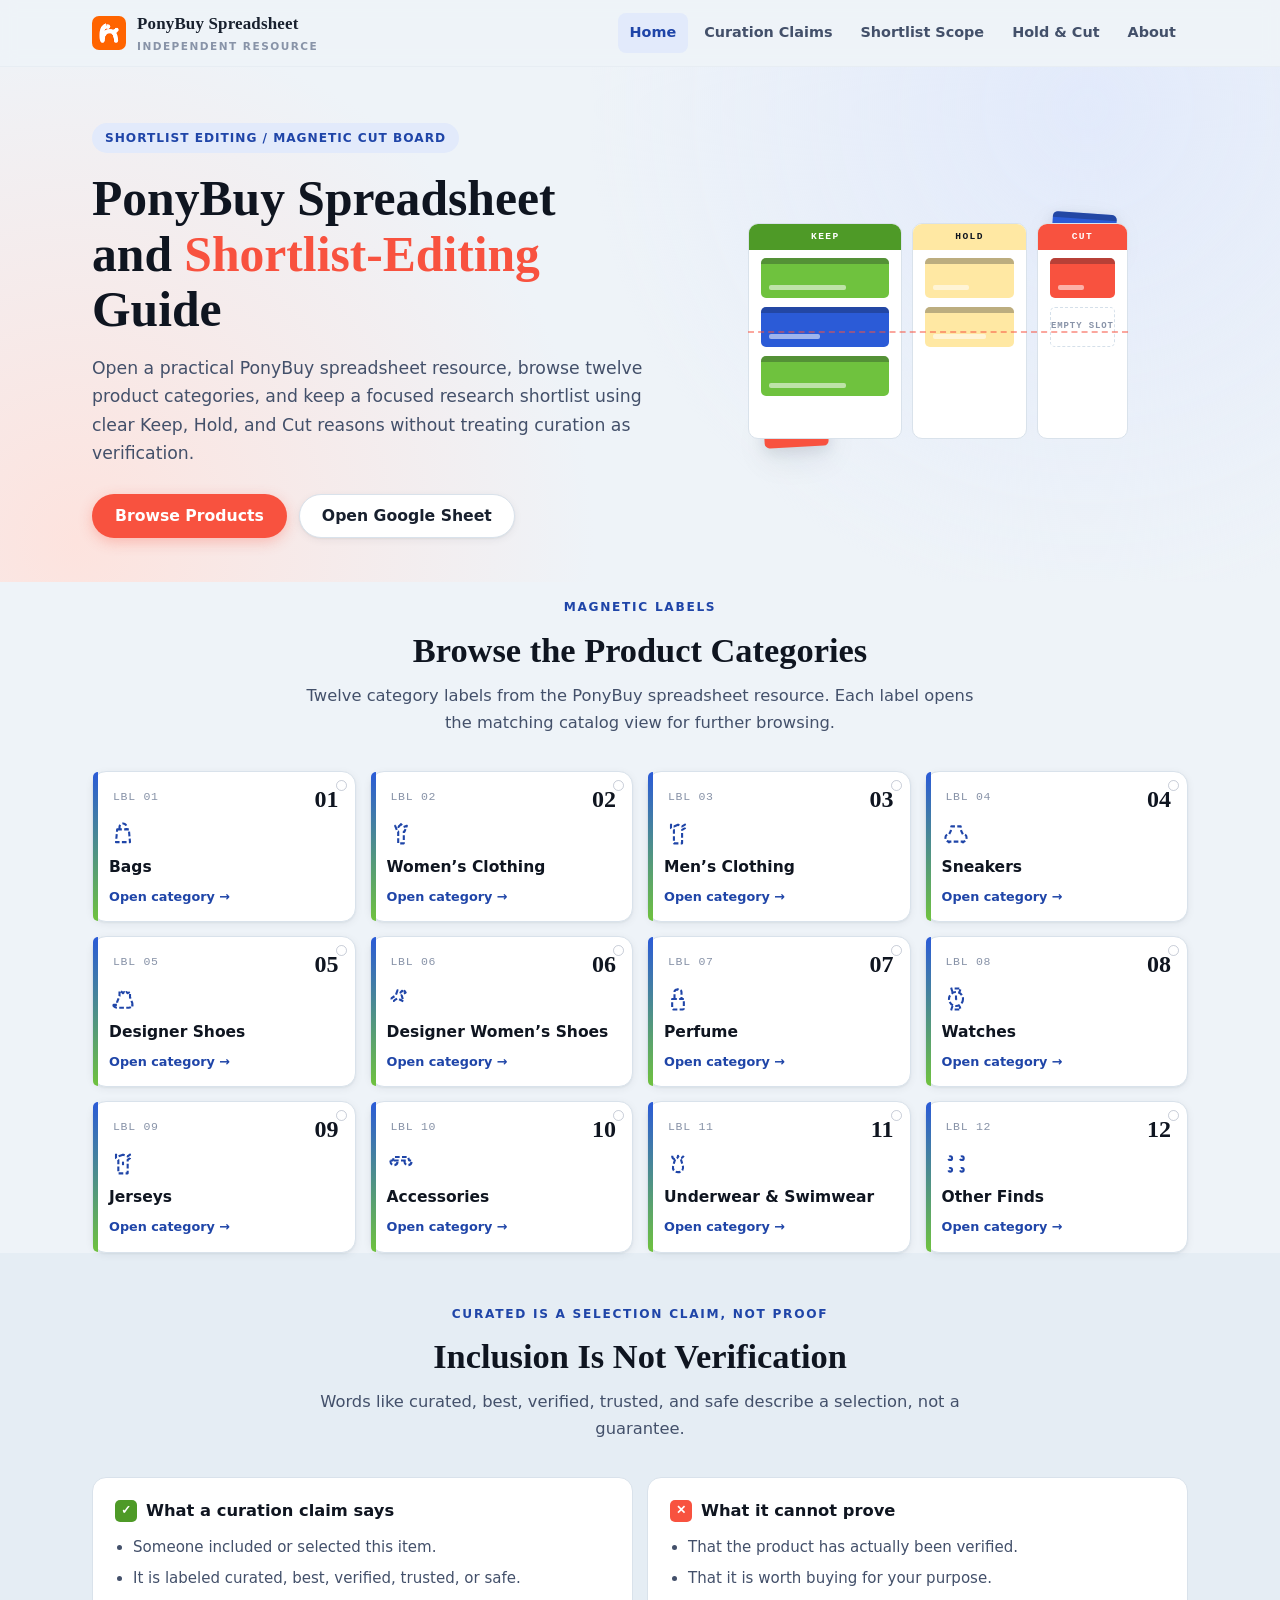
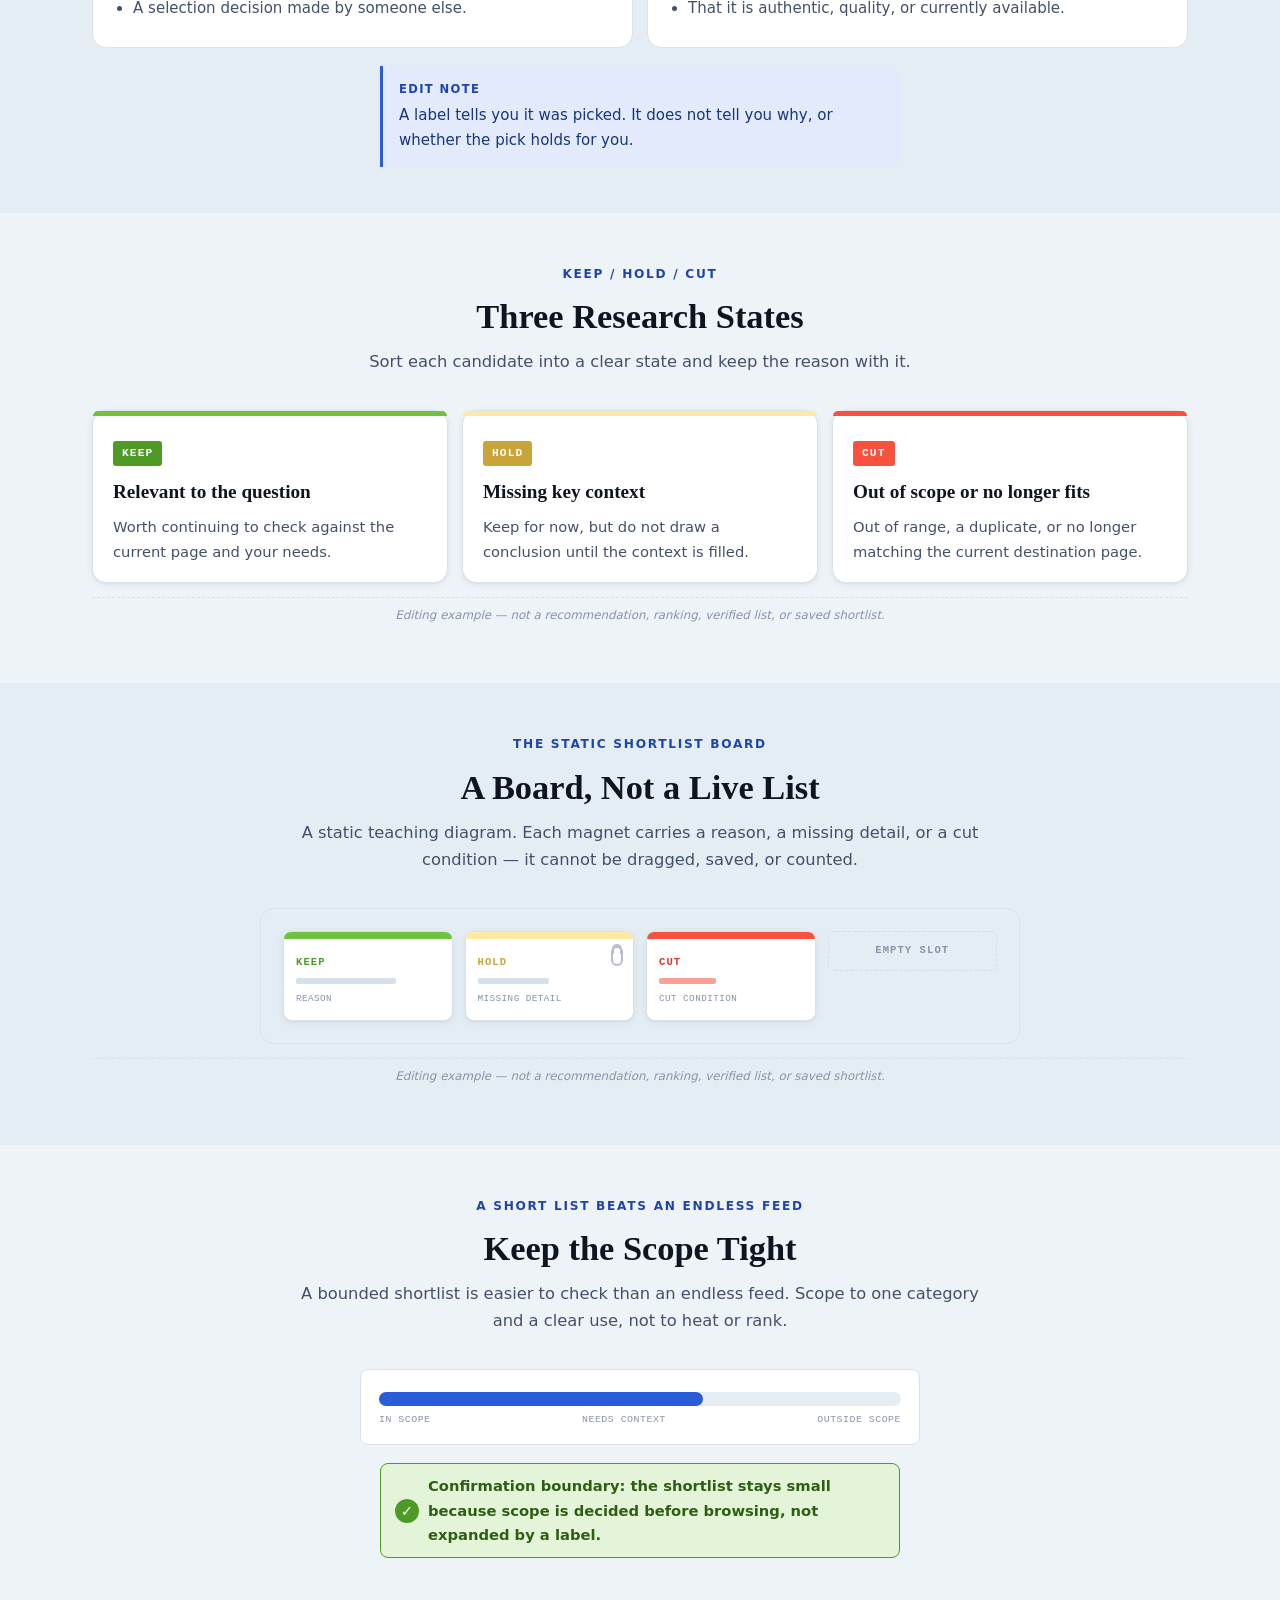
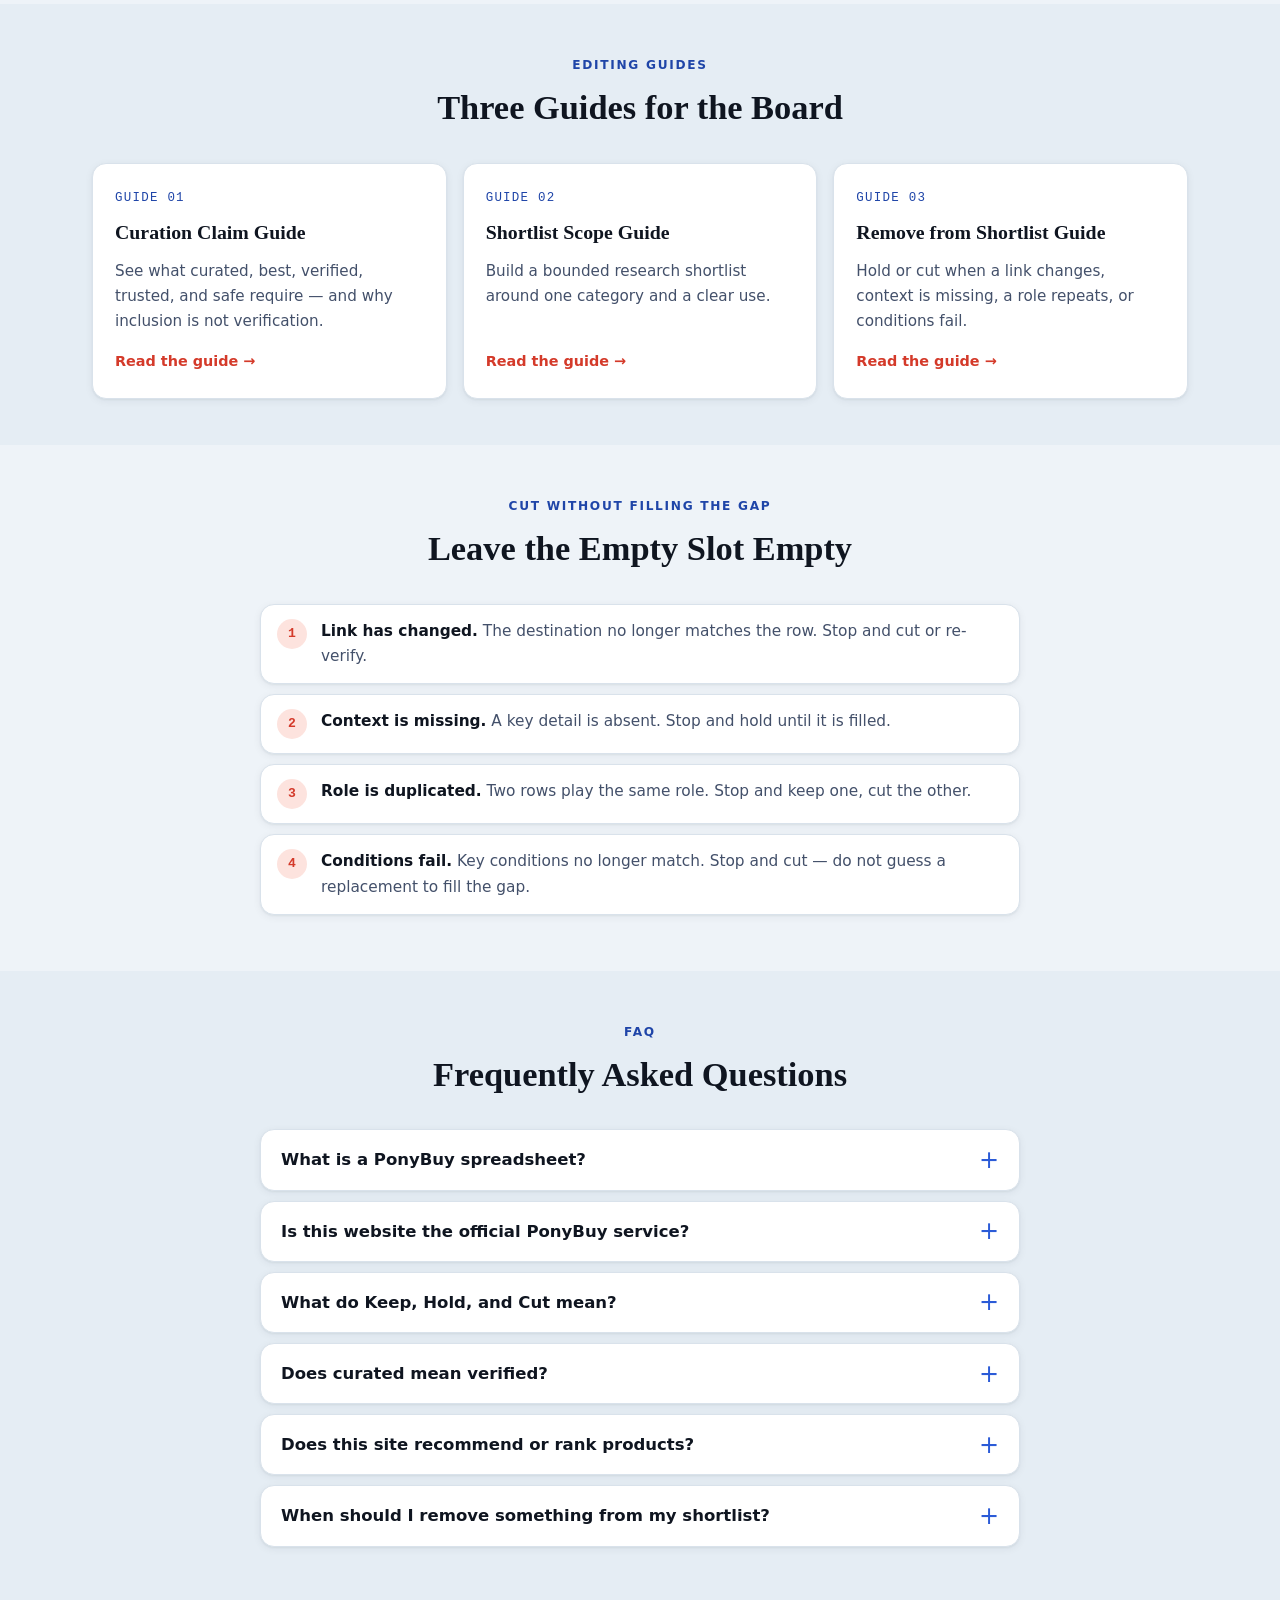
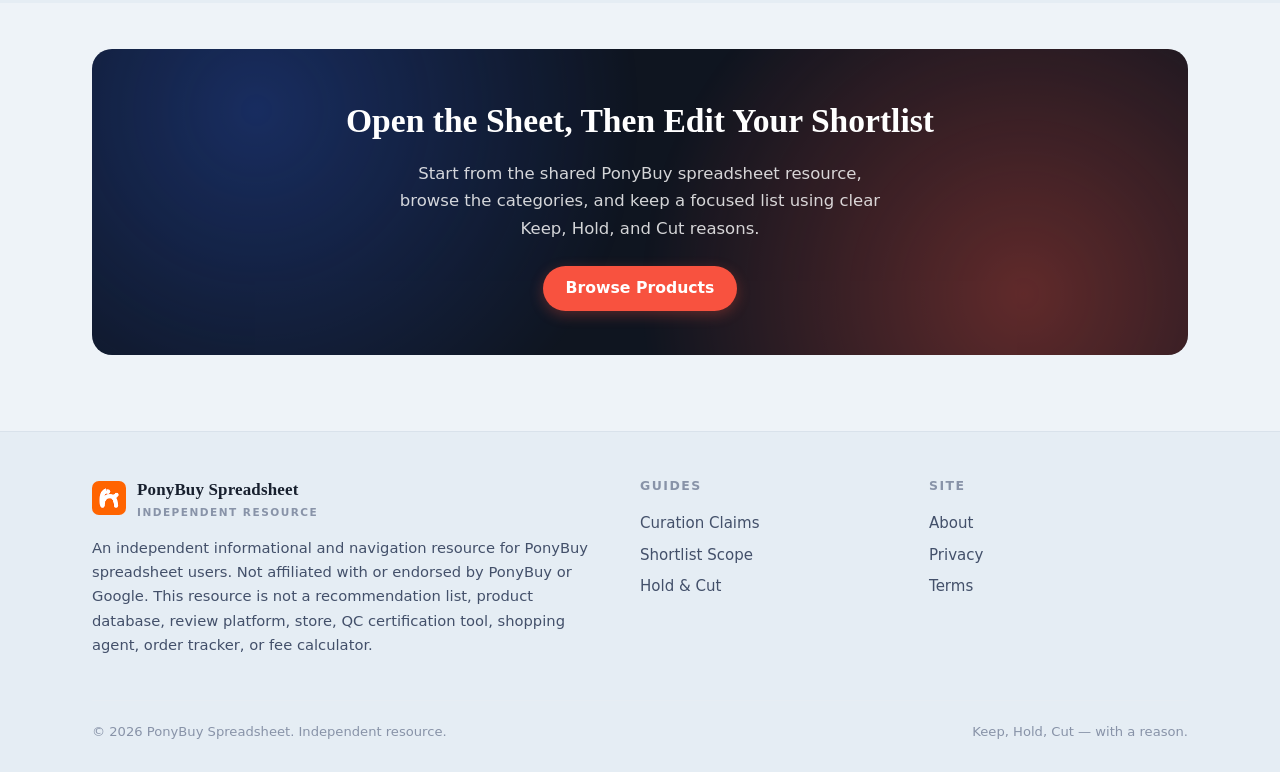
<file: index.html>
<!DOCTYPE html>
<html lang="en">
<head>
  <meta charset="UTF-8">
  <meta name="viewport" content="width=device-width, initial-scale=1.0">
  <script charset="UTF-8" id="LA_COLLECT" src="//sdk.51.la/js-sdk-pro.min.js"></script>
  <script>LA.init({id:"3R7KyZ6nqq0NWQsc",ck:"3R7KyZ6nqq0NWQsc"})</script>
  <meta name="google-site-verification" content="XJH5bWyu3Ub_fdbfXnCgktieLxeAN7sLbtjSL6n2SaM" />
  <title>PonyBuy Spreadsheet &amp; Shortlist Guide | Independent Resource</title>
  <meta name="description" content="Open a practical PonyBuy spreadsheet resource, browse categories, and keep a shortlist using Keep, Hold, and Cut reasons without claiming it verifies.">
  <link rel="canonical" href="https://repglide.github.io/ponybuy-spreadsheet/">
  <link rel="icon" type="image/png" href="./assets/images/favicon.png">
  <link rel="stylesheet" href="./assets/css/styles.css">

  <!-- Open Graph / Twitter -->
  <meta property="og:type" content="website">
  <meta property="og:url" content="https://repglide.github.io/ponybuy-spreadsheet/">
  <meta property="og:title" content="PonyBuy Spreadsheet &amp; Shortlist Guide | Independent Resource">
  <meta property="og:description" content="Open a practical PonyBuy spreadsheet resource, browse categories, and keep a shortlist using Keep, Hold, and Cut reasons without claiming it verifies.">
  <meta name="twitter:card" content="summary">
  <meta name="twitter:title" content="PonyBuy Spreadsheet &amp; Shortlist Guide | Independent Resource">
  <meta name="twitter:description" content="Open a practical PonyBuy spreadsheet resource, browse categories, and keep a shortlist using Keep, Hold, and Cut reasons without claiming it verifies.">

  <!-- JSON-LD Structured Data -->
  <script type="application/ld+json">
  {
    "@context": "https://schema.org",
    "@graph": [
      {
        "@type": "WebSite",
        "@id": "https://repglide.github.io/ponybuy-spreadsheet/#website",
        "url": "https://repglide.github.io/ponybuy-spreadsheet/",
        "name": "PonyBuy Spreadsheet & Shortlist Guide",
        "description": "Independent directory and informational guide for PonyBuy spreadsheet users, built around a Shortlist Editing method that sorts candidates into Keep, Hold, and Cut with clear reasons."
      },
      {
        "@type": "WebPage",
        "@id": "https://repglide.github.io/ponybuy-spreadsheet/#webpage",
        "url": "https://repglide.github.io/ponybuy-spreadsheet/",
        "name": "PonyBuy Spreadsheet and Shortlist-Editing Guide",
        "isPartOf": { "@id": "https://repglide.github.io/ponybuy-spreadsheet/#website" },
        "description": "Open a practical PonyBuy spreadsheet resource, browse categories, and keep a shortlist using Keep, Hold, and Cut reasons without claiming it verifies."
      },
      {
        "@type": "FAQPage",
        "mainEntity": [
          {
            "@type": "Question",
            "name": "What is a PonyBuy spreadsheet?",
            "acceptedAnswer": {
              "@type": "Answer",
              "text": "A PonyBuy spreadsheet is a shared document that compiles listing references, category groupings, and product links formatted for use with agent shopping services. It is a reference to research, not an official, live, or complete product catalog."
            }
          },
          {
            "@type": "Question",
            "name": "Is this website the official PonyBuy service?",
            "acceptedAnswer": {
              "@type": "Answer",
              "text": "No. This website is an independent informational and navigation resource. It is not affiliated with, endorsed by, or operated by PonyBuy or Google."
            }
          },
          {
            "@type": "Question",
            "name": "What do Keep, Hold, and Cut mean?",
            "acceptedAnswer": {
              "@type": "Answer",
              "text": "Keep means the candidate is relevant and worth checking further. Hold means key context is missing, so it stays for now without a conclusion. Cut means the candidate is out of scope, a duplicate, or no longer matches the current destination page. An empty slot is also allowed — the list can stay unfilled."
            }
          },
          {
            "@type": "Question",
            "name": "Does curated mean verified?",
            "acceptedAnswer": {
              "@type": "Answer",
              "text": "No. Being included, curated, best, verified, trusted, or safe does not equal a verified product or a reason to buy. These are selection claims, not proof of authenticity, quality, or current availability."
            }
          },
          {
            "@type": "Question",
            "name": "Does this site recommend or rank products?",
            "acceptedAnswer": {
              "@type": "Answer",
              "text": "No. This resource is not a recommendation list, a product database, a review platform, a store, a QC certification tool, a shopping agent, an order tracker, or a fee calculator. It does not rank products or make automatic recommendations."
            }
          },
          {
            "@type": "Question",
            "name": "When should I remove something from my shortlist?",
            "acceptedAnswer": {
              "@type": "Answer",
              "text": "Hold or cut a candidate when the link has changed, key context is missing, its role is duplicated, or key conditions no longer match. Cut without filling the gap — an empty slot is better than a guessed entry."
            }
          }
        ]
      }
    ]
  }
  </script>
</head>
<body>
  <a href="#main-content" class="skip-link">Skip to main content</a>

  <!-- Header -->
  <header class="site-header">
    <div class="container header-inner">
      <a href="./index.html" class="brand" aria-label="PonyBuy Spreadsheet Home">
        <img src="./assets/images/logo.png" alt="PonyBuy logo" width="34" height="34">
        <span class="brand-name">PonyBuy Spreadsheet<small>Independent Resource</small></span>
      </a>
      <button class="mobile-nav-toggle" aria-expanded="false" aria-label="Toggle navigation menu">
        <svg viewBox="0 0 24 24" fill="none" stroke="currentColor" stroke-width="2" width="22" height="22"><line x1="3" y1="6" x2="21" y2="6"></line><line x1="3" y1="12" x2="21" y2="12"></line><line x1="3" y1="18" x2="21" y2="18"></line></svg>
      </button>
      <nav class="main-nav" aria-label="Primary Navigation">
        <ul>
          <li><a href="./index.html" class="active">Home</a></li>
          <li><a href="./curation-claim-guide/">Curation Claims</a></li>
          <li><a href="./shortlist-scope-guide/">Shortlist Scope</a></li>
          <li><a href="./remove-from-shortlist-guide/">Hold &amp; Cut</a></li>
          <li><a href="./about/">About</a></li>
        </ul>
      </nav>
    </div>
  </header>

  <main id="main-content">
    <!-- Hero -->
    <section class="hero-section">
      <div class="container hero-grid">
        <div>
          <span class="hero-badge">Shortlist Editing / Magnetic Cut Board</span>
          <h1 class="hero-title">PonyBuy Spreadsheet and <em>Shortlist-Editing</em> Guide</h1>
          <p class="hero-description">Open a practical PonyBuy spreadsheet resource, browse twelve product categories, and keep a focused research shortlist using clear Keep, Hold, and Cut reasons without treating curation as verification.</p>
          <div class="hero-actions">
            <a href="https://repglide.com/?agent=ponybuy" class="btn btn-primary" target="_blank" rel="nofollow noopener">Browse Products</a>
            <a href="https://docs.google.com/spreadsheets/d/1kUJDODYNzp4ekOuLMuO6Z6RzjV9jHd-s/edit?usp=sharing&amp;ouid=102900013243329745539&amp;rtpof=true&amp;sd=true" class="btn btn-secondary" target="_blank" rel="noopener">Open Google Sheet</a>
          </div>
        </div>
        <div class="hero-visual" aria-hidden="true">
          <div class="cut-board">
            <span class="floating-mag fm-1"></span>
            <span class="floating-mag fm-2"></span>
            <div class="board-col">
              <span class="col-head keep">KEEP</span>
              <span class="magnet m-keep"><span class="m-line w60"></span></span>
              <span class="magnet m-blue"><span class="m-line w40"></span></span>
              <span class="magnet m-keep"><span class="m-line w60"></span></span>
            </div>
            <div class="board-col">
              <span class="col-head hold">HOLD</span>
              <span class="magnet m-hold"><span class="m-line w40"></span></span>
              <span class="magnet m-hold"><span class="m-line w60"></span></span>
            </div>
            <div class="board-col">
              <span class="col-head cut">CUT</span>
              <span class="magnet m-cut"><span class="m-line w40"></span></span>
              <span class="empty-slot">empty slot</span>
            </div>
            <span class="cut-line" style="top: 50%;"></span>
          </div>
        </div>
      </div>
    </section>

    <!-- Product Categories (immediately after Hero) -->
    <section class="categories-section" id="categories" aria-labelledby="cat-heading">
      <div class="container">
        <div class="section-header">
          <span class="eyebrow">Magnetic Labels</span>
          <h2 class="section-title" id="cat-heading">Browse the Product Categories</h2>
          <p class="section-lead">Twelve category labels from the PonyBuy spreadsheet resource. Each label opens the matching catalog view for further browsing.</p>
        </div>

        <div class="cat-grid">
          <a class="cat-card" href="https://repglide.com/category/bags?agent=ponybuy" target="_blank" rel="nofollow noopener">
            <span class="cat-top"><span class="cat-code">LBL 01</span><span class="cat-spec">01</span></span>
            <span class="cat-icon" aria-hidden="true"><svg viewBox="0 0 24 24" fill="none" stroke="currentColor" stroke-width="1.8" stroke-linecap="butt" stroke-linejoin="round" stroke-dasharray="4 2"><path d="M7 8h10l1 11H6L7 8Z"/><path d="M9 8V6a3 3 0 0 1 6 0v2"/></svg></span>
            <span class="cat-name">Bags</span>
            <span class="cat-arrow">Open category →</span>
          </a>
          <a class="cat-card" href="https://repglide.com/category/womens-clothing?agent=ponybuy" target="_blank" rel="nofollow noopener">
            <span class="cat-top"><span class="cat-code">LBL 02</span><span class="cat-spec">02</span></span>
            <span class="cat-icon" aria-hidden="true"><svg viewBox="0 0 24 24" fill="none" stroke="currentColor" stroke-width="1.8" stroke-linecap="butt" stroke-linejoin="round" stroke-dasharray="4 2"><path d="M12 3.5 9.8 6 7 5l2 5h.6V20h4.8V10H15l2-5-2.8 1L12 3.5Z"/></svg></span>
            <span class="cat-name">Women&rsquo;s Clothing</span>
            <span class="cat-arrow">Open category →</span>
          </a>
          <a class="cat-card" href="https://repglide.com/category/mens-clothing?agent=ponybuy" target="_blank" rel="nofollow noopener">
            <span class="cat-top"><span class="cat-code">LBL 03</span><span class="cat-spec">03</span></span>
            <span class="cat-icon" aria-hidden="true"><svg viewBox="0 0 24 24" fill="none" stroke="currentColor" stroke-width="1.8" stroke-linecap="butt" stroke-linejoin="round" stroke-dasharray="4 2"><path d="M12 4 8.5 5.5 6 4v3l2.5 1.5V20h7V8.5L18 7V4l-2.5 1.5L12 4Z"/></svg></span>
            <span class="cat-name">Men&rsquo;s Clothing</span>
            <span class="cat-arrow">Open category →</span>
          </a>
          <a class="cat-card" href="https://repglide.com/category/sneakers?agent=ponybuy" target="_blank" rel="nofollow noopener">
            <span class="cat-top"><span class="cat-code">LBL 04</span><span class="cat-spec">04</span></span>
            <span class="cat-icon" aria-hidden="true"><svg viewBox="0 0 24 24" fill="none" stroke="currentColor" stroke-width="1.8" stroke-linecap="butt" stroke-linejoin="round" stroke-dasharray="4 2"><path d="M3 16v-1.5c0-1 1-2 2-2h1l1.5-3L8 5.5h8l.5 4L18 12.5h1c1 0 2 1 2 2V16c0 1.5-1.5 2.5-3 2.5H6c-1.5 0-3-1-3-2.5Z"/><path d="M6 18.5V20M18 18.5V20"/></svg></span>
            <span class="cat-name">Sneakers</span>
            <span class="cat-arrow">Open category →</span>
          </a>
          <a class="cat-card" href="https://repglide.com/category/designer-shoes?agent=ponybuy" target="_blank" rel="nofollow noopener">
            <span class="cat-top"><span class="cat-code">LBL 05</span><span class="cat-spec">05</span></span>
            <span class="cat-icon" aria-hidden="true"><svg viewBox="0 0 24 24" fill="none" stroke="currentColor" stroke-width="1.8" stroke-linecap="butt" stroke-linejoin="round" stroke-dasharray="4 2"><path d="M4 17c0 1.5 1.5 2.5 3 2.5h10c1.5 0 3-1 3-2.5v-1.5l-2-5V6l-2 1-1-1-1 1-1-1-1 1-1-1-2-1v4.5l-2 5V17Z"/><path d="M4 17v1.5M20 17v1.5"/></svg></span>
            <span class="cat-name">Designer Shoes</span>
            <span class="cat-arrow">Open category →</span>
          </a>
          <a class="cat-card" href="https://repglide.com/category/designer-womens-shoes?agent=ponybuy" target="_blank" rel="nofollow noopener">
            <span class="cat-top"><span class="cat-code">LBL 06</span><span class="cat-spec">06</span></span>
            <span class="cat-icon" aria-hidden="true"><svg viewBox="0 0 24 24" fill="none" stroke="currentColor" stroke-width="1.8" stroke-linecap="butt" stroke-linejoin="round" stroke-dasharray="4 2"><path d="M9 4.5 7.5 9 5 10.5c-1 .5-1.5 1.5-1 2.5s2 1 2.5 0L9 11.5 14 14l-1.5-5.5L16 6.5 15 5l-1.5 1.5L13 5l-1.5 1.5L10 5 9 4.5Z"/></svg></span>
            <span class="cat-name">Designer Women&rsquo;s Shoes</span>
            <span class="cat-arrow">Open category →</span>
          </a>
          <a class="cat-card" href="https://repglide.com/category/perfume?agent=ponybuy" target="_blank" rel="nofollow noopener">
            <span class="cat-top"><span class="cat-code">LBL 07</span><span class="cat-spec">07</span></span>
            <span class="cat-icon" aria-hidden="true"><svg viewBox="0 0 24 24" fill="none" stroke="currentColor" stroke-width="1.8" stroke-linecap="butt" stroke-linejoin="round" stroke-dasharray="4 2"><path d="M9 12V6a2 2 0 0 1 2-2h2a2 2 0 0 1 2 2v6"/><path d="M7 12h10v8a1 1 0 0 1-1 1H8a1 1 0 0 1-1-1v-8Z"/><path d="M12 4V3"/></svg></span>
            <span class="cat-name">Perfume</span>
            <span class="cat-arrow">Open category →</span>
          </a>
          <a class="cat-card" href="https://repglide.com/category/watches?agent=ponybuy" target="_blank" rel="nofollow noopener">
            <span class="cat-top"><span class="cat-code">LBL 08</span><span class="cat-spec">08</span></span>
            <span class="cat-icon" aria-hidden="true"><svg viewBox="0 0 24 24" fill="none" stroke="currentColor" stroke-width="1.8" stroke-linecap="butt" stroke-linejoin="round" stroke-dasharray="4 2"><circle cx="12" cy="12" r="6"/><path d="M12 9v3l2 2"/><path d="M9 6 8 3h8l-1 3"/><path d="M9 18l-1 3h8l-1-3"/></svg></span>
            <span class="cat-name">Watches</span>
            <span class="cat-arrow">Open category →</span>
          </a>
          <a class="cat-card" href="https://repglide.com/category/jerseys?agent=ponybuy" target="_blank" rel="nofollow noopener">
            <span class="cat-top"><span class="cat-code">LBL 09</span><span class="cat-spec">09</span></span>
            <span class="cat-icon" aria-hidden="true"><svg viewBox="0 0 24 24" fill="none" stroke="currentColor" stroke-width="1.8" stroke-linecap="butt" stroke-linejoin="round" stroke-dasharray="4 2"><path d="M12 4 8 5.5 6 4v3l2 1.5V20h8V8.5L18 7V4l-2 1.5L12 4Z"/><path d="M12 10v3"/></svg></span>
            <span class="cat-name">Jerseys</span>
            <span class="cat-arrow">Open category →</span>
          </a>
          <a class="cat-card" href="https://repglide.com/category/accessories?agent=ponybuy" target="_blank" rel="nofollow noopener">
            <span class="cat-top"><span class="cat-code">LBL 10</span><span class="cat-spec">10</span></span>
            <span class="cat-icon" aria-hidden="true"><svg viewBox="0 0 24 24" fill="none" stroke="currentColor" stroke-width="1.8" stroke-linecap="butt" stroke-linejoin="round" stroke-dasharray="4 2"><path d="M3 9h2l1-3h12l1 3h2"/><path d="M3 9v1a3 3 0 0 0 6 0V9"/><path d="M15 9v1a3 3 0 0 0 6 0V9"/><path d="M6 9h12"/></svg></span>
            <span class="cat-name">Accessories</span>
            <span class="cat-arrow">Open category →</span>
          </a>
          <a class="cat-card" href="https://repglide.com/category/underwear-swimwear?agent=ponybuy" target="_blank" rel="nofollow noopener">
            <span class="cat-top"><span class="cat-code">LBL 11</span><span class="cat-spec">11</span></span>
            <span class="cat-icon" aria-hidden="true"><svg viewBox="0 0 24 24" fill="none" stroke="currentColor" stroke-width="1.8" stroke-linecap="butt" stroke-linejoin="round" stroke-dasharray="4 2"><path d="M7 5c0 2 1.5 3 2.5 3S12 7 12 5c0 1 1.5 2 2.5 2S17 5 17 5"/><path d="M9.5 8 8 13c-1 3 0 6 4 6s5-3 4-6l-1.5-5"/></svg></span>
            <span class="cat-name">Underwear &amp; Swimwear</span>
            <span class="cat-arrow">Open category →</span>
          </a>
          <a class="cat-card" href="https://repglide.com/category/other?agent=ponybuy" target="_blank" rel="nofollow noopener">
            <span class="cat-top"><span class="cat-code">LBL 12</span><span class="cat-spec">12</span></span>
            <span class="cat-icon" aria-hidden="true"><svg viewBox="0 0 24 24" fill="none" stroke="currentColor" stroke-width="1.8" stroke-linecap="butt" stroke-linejoin="round" stroke-dasharray="4 2"><circle cx="7" cy="7" r="1.6"/><circle cx="17" cy="7" r="1.6"/><circle cx="7" cy="17" r="1.6"/><circle cx="17" cy="17" r="1.6"/></svg></span>
            <span class="cat-name">Other Finds</span>
            <span class="cat-arrow">Open category →</span>
          </a>
        </div>
      </div>
    </section>

    <!-- Curated Is a Selection Claim, Not Proof -->
    <section class="section section-alt" id="curated-claim" aria-labelledby="cc-heading">
      <div class="container">
        <div class="section-header">
          <span class="eyebrow">Curated Is a Selection Claim, Not Proof</span>
          <h2 class="section-title" id="cc-heading">Inclusion Is Not Verification</h2>
          <p class="section-lead">Words like curated, best, verified, trusted, and safe describe a selection, not a guarantee.</p>
        </div>
        <div class="duo-grid">
          <div class="duo-col is-a">
            <h3><span class="mark">✓</span>What a curation claim says</h3>
            <ul>
              <li>Someone included or selected this item.</li>
              <li>It is labeled curated, best, verified, trusted, or safe.</li>
              <li>A selection decision made by someone else.</li>
            </ul>
          </div>
          <div class="duo-col is-b">
            <h3><span class="mark">✕</span>What it cannot prove</h3>
            <ul>
              <li>That the product has actually been verified.</li>
              <li>That it is worth buying for your purpose.</li>
              <li>That it is authentic, quality, or currently available.</li>
            </ul>
          </div>
        </div>
        <div class="frame-note" style="max-width:520px;margin:18px auto 0;"><strong>Edit note</strong>A label tells you it was picked. It does not tell you why, or whether the pick holds for you.</div>
      </div>
    </section>

    <!-- Keep / Hold / Cut -->
    <section class="section" id="keep-hold-cut" aria-labelledby="khc-heading">
      <div class="container">
        <div class="section-header">
          <span class="eyebrow">Keep / Hold / Cut</span>
          <h2 class="section-title" id="khc-heading">Three Research States</h2>
          <p class="section-lead">Sort each candidate into a clear state and keep the reason with it.</p>
        </div>

        <div class="state-grid">
          <div class="state-card" data-s="keep">
            <span class="s-label">Keep</span>
            <h3>Relevant to the question</h3>
            <p>Worth continuing to check against the current page and your needs.</p>
          </div>
          <div class="state-card" data-s="hold">
            <span class="s-label">Hold</span>
            <h3>Missing key context</h3>
            <p>Keep for now, but do not draw a conclusion until the context is filled.</p>
          </div>
          <div class="state-card" data-s="cut">
            <span class="s-label">Cut</span>
            <h3>Out of scope or no longer fits</h3>
            <p>Out of range, a duplicate, or no longer matching the current destination page.</p>
          </div>
        </div>
        <p class="example-flag" style="display:block;text-align:center;">Editing example — not a recommendation, ranking, verified list, or saved shortlist.</p>
      </div>
    </section>

    <!-- The Static Shortlist Board -->
    <section class="section section-alt" id="shortlist-board" aria-labelledby="sb-heading">
      <div class="container">
        <div class="section-header">
          <span class="eyebrow">The Static Shortlist Board</span>
          <h2 class="section-title" id="sb-heading">A Board, Not a Live List</h2>
          <p class="section-lead">A static teaching diagram. Each magnet carries a reason, a missing detail, or a cut condition — it cannot be dragged, saved, or counted.</p>
        </div>

        <div class="shortlist-board" aria-hidden="true">
          <div class="sl-row">
            <div class="magnet-tile tile-keep">
              <span class="mt-label">Keep</span>
              <span class="mt-line w70"></span>
              <span class="mt-meta">reason</span>
            </div>
            <div class="magnet-tile tile-hold">
              <span class="hold-clip"></span>
              <span class="mt-label">Hold</span>
              <span class="mt-line w50"></span>
              <span class="mt-meta">missing detail</span>
            </div>
            <div class="magnet-tile tile-cut">
              <span class="mt-label">Cut</span>
              <span class="mt-line w40 cut"></span>
              <span class="mt-meta">cut condition</span>
            </div>
            <div class="empty-slot tile">
              <span class="mt-label">Empty slot</span>
            </div>
          </div>
        </div>
        <p class="example-flag" style="display:block;text-align:center;">Editing example — not a recommendation, ranking, verified list, or saved shortlist.</p>
      </div>
    </section>

    <!-- A Short List Beats an Endless Feed -->
    <section class="section" id="short-list" aria-labelledby="sl-heading">
      <div class="container">
        <div class="section-header">
          <span class="eyebrow">A Short List Beats an Endless Feed</span>
          <h2 class="section-title" id="sl-heading">Keep the Scope Tight</h2>
          <p class="section-lead">A bounded shortlist is easier to check than an endless feed. Scope to one category and a clear use, not to heat or rank.</p>
        </div>

        <div class="scope-bar">
          <div class="sb-track"><span class="sb-fill"></span></div>
          <div class="sb-labels"><span>In scope</span><span>Needs context</span><span>Outside scope</span></div>
        </div>
        <div class="apple-note" style="max-width:520px;margin:18px auto 0;display:flex;"><span class="qmark">✓</span>Confirmation boundary: the shortlist stays small because scope is decided before browsing, not expanded by a label.</div>
      </div>
    </section>

    <!-- Guide entries -->
    <section class="section section-alt" id="guides" aria-labelledby="guides-heading">
      <div class="container">
        <div class="section-header">
          <span class="eyebrow">Editing Guides</span>
          <h2 class="section-title" id="guides-heading">Three Guides for the Board</h2>
        </div>
        <div class="guide-grid">
          <a class="guide-card" href="./curation-claim-guide/">
            <span class="guide-num">GUIDE 01</span>
            <h3>Curation Claim Guide</h3>
            <p>See what curated, best, verified, trusted, and safe require — and why inclusion is not verification.</p>
            <span class="guide-cta">Read the guide →</span>
          </a>
          <a class="guide-card" href="./shortlist-scope-guide/">
            <span class="guide-num">GUIDE 02</span>
            <h3>Shortlist Scope Guide</h3>
            <p>Build a bounded research shortlist around one category and a clear use.</p>
            <span class="guide-cta">Read the guide →</span>
          </a>
          <a class="guide-card" href="./remove-from-shortlist-guide/">
            <span class="guide-num">GUIDE 03</span>
            <h3>Remove from Shortlist Guide</h3>
            <p>Hold or cut when a link changes, context is missing, a role repeats, or conditions fail.</p>
            <span class="guide-cta">Read the guide →</span>
          </a>
        </div>
      </div>
    </section>

    <!-- Cut Without Filling the Gap -->
    <section class="section" id="cut-gap" aria-labelledby="cg-heading">
      <div class="container">
        <div class="section-header">
          <span class="eyebrow">Cut Without Filling the Gap</span>
          <h2 class="section-title" id="cg-heading">Leave the Empty Slot Empty</h2>
        </div>
        <ul class="stop-list">
          <li><span class="s-num">1</span><p><strong>Link has changed.</strong> The destination no longer matches the row. Stop and cut or re-verify.</p></li>
          <li><span class="s-num">2</span><p><strong>Context is missing.</strong> A key detail is absent. Stop and hold until it is filled.</p></li>
          <li><span class="s-num">3</span><p><strong>Role is duplicated.</strong> Two rows play the same role. Stop and keep one, cut the other.</p></li>
          <li><span class="s-num">4</span><p><strong>Conditions fail.</strong> Key conditions no longer match. Stop and cut — do not guess a replacement to fill the gap.</p></li>
        </ul>
      </div>
    </section>

    <!-- FAQ -->
    <section class="section section-alt" id="faq" aria-labelledby="faq-heading">
      <div class="container">
        <div class="section-header">
          <span class="eyebrow">FAQ</span>
          <h2 class="section-title" id="faq-heading">Frequently Asked Questions</h2>
        </div>
        <div class="faq-list">
          <details class="faq-item">
            <summary>What is a PonyBuy spreadsheet?</summary>
            <div class="faq-body"><p>A PonyBuy spreadsheet is a shared document that compiles listing references, category groupings, and product links formatted for use with agent shopping services. It is a reference to research, not an official, live, or complete product catalog.</p></div>
          </details>
          <details class="faq-item">
            <summary>Is this website the official PonyBuy service?</summary>
            <div class="faq-body"><p>No. This website is an independent informational and navigation resource. It is not affiliated with, endorsed by, or operated by PonyBuy or Google.</p></div>
          </details>
          <details class="faq-item">
            <summary>What do Keep, Hold, and Cut mean?</summary>
            <div class="faq-body"><p>Keep means the candidate is relevant and worth checking further. Hold means key context is missing, so it stays for now without a conclusion. Cut means the candidate is out of scope, a duplicate, or no longer matches the current destination page. An empty slot is also allowed — the list can stay unfilled.</p></div>
          </details>
          <details class="faq-item">
            <summary>Does curated mean verified?</summary>
            <div class="faq-body"><p>No. Being included, curated, best, verified, trusted, or safe does not equal a verified product or a reason to buy. These are selection claims, not proof of authenticity, quality, or current availability.</p></div>
          </details>
          <details class="faq-item">
            <summary>Does this site recommend or rank products?</summary>
            <div class="faq-body"><p>No. This resource is not a recommendation list, a product database, a review platform, a store, a QC certification tool, a shopping agent, an order tracker, or a fee calculator. It does not rank products or make automatic recommendations.</p></div>
          </details>
          <details class="faq-item">
            <summary>When should I remove something from my shortlist?</summary>
            <div class="faq-body"><p>Hold or cut a candidate when the link has changed, key context is missing, its role is duplicated, or key conditions no longer match. Cut without filling the gap — an empty slot is better than a guessed entry.</p></div>
          </details>
        </div>
      </div>
    </section>

    <!-- Final CTA -->
    <section class="section" aria-labelledby="cta-heading">
      <div class="container">
        <div class="final-cta">
          <h2 id="cta-heading">Open the Sheet, Then Edit Your Shortlist</h2>
          <p>Start from the shared PonyBuy spreadsheet resource, browse the categories, and keep a focused list using clear Keep, Hold, and Cut reasons.</p>
          <a href="https://repglide.com/?agent=ponybuy" class="btn btn-primary" target="_blank" rel="nofollow noopener">Browse Products</a>
        </div>
      </div>
    </section>
  </main>

  <!-- Footer -->
  <footer class="site-footer">
    <div class="container">
      <div class="footer-grid">
        <div class="footer-brand">
          <a href="./index.html" class="brand" aria-label="PonyBuy Spreadsheet Home">
            <img src="./assets/images/logo.png" alt="PonyBuy logo" width="30" height="30">
            <span class="brand-name">PonyBuy Spreadsheet<small>Independent Resource</small></span>
          </a>
          <p>An independent informational and navigation resource for PonyBuy spreadsheet users. Not affiliated with or endorsed by PonyBuy or Google. This resource is not a recommendation list, product database, review platform, store, QC certification tool, shopping agent, order tracker, or fee calculator.</p>
        </div>
        <div class="footer-col">
          <h4>Guides</h4>
          <ul>
            <li><a href="./curation-claim-guide/">Curation Claims</a></li>
            <li><a href="./shortlist-scope-guide/">Shortlist Scope</a></li>
            <li><a href="./remove-from-shortlist-guide/">Hold &amp; Cut</a></li>
          </ul>
        </div>
        <div class="footer-col">
          <h4>Site</h4>
          <ul>
            <li><a href="./about/">About</a></li>
            <li><a href="./privacy/">Privacy</a></li>
            <li><a href="./terms/">Terms</a></li>
          </ul>
        </div>
      </div>
      <div class="footer-bottom">
        <span>&copy; <span id="year">2026</span> PonyBuy Spreadsheet. Independent resource.</span>
        <span>Keep, Hold, Cut — with a reason.</span>
      </div>
    </div>
  </footer>

  <script src="./assets/js/main.js"></script>
</body>
</html>
</file>
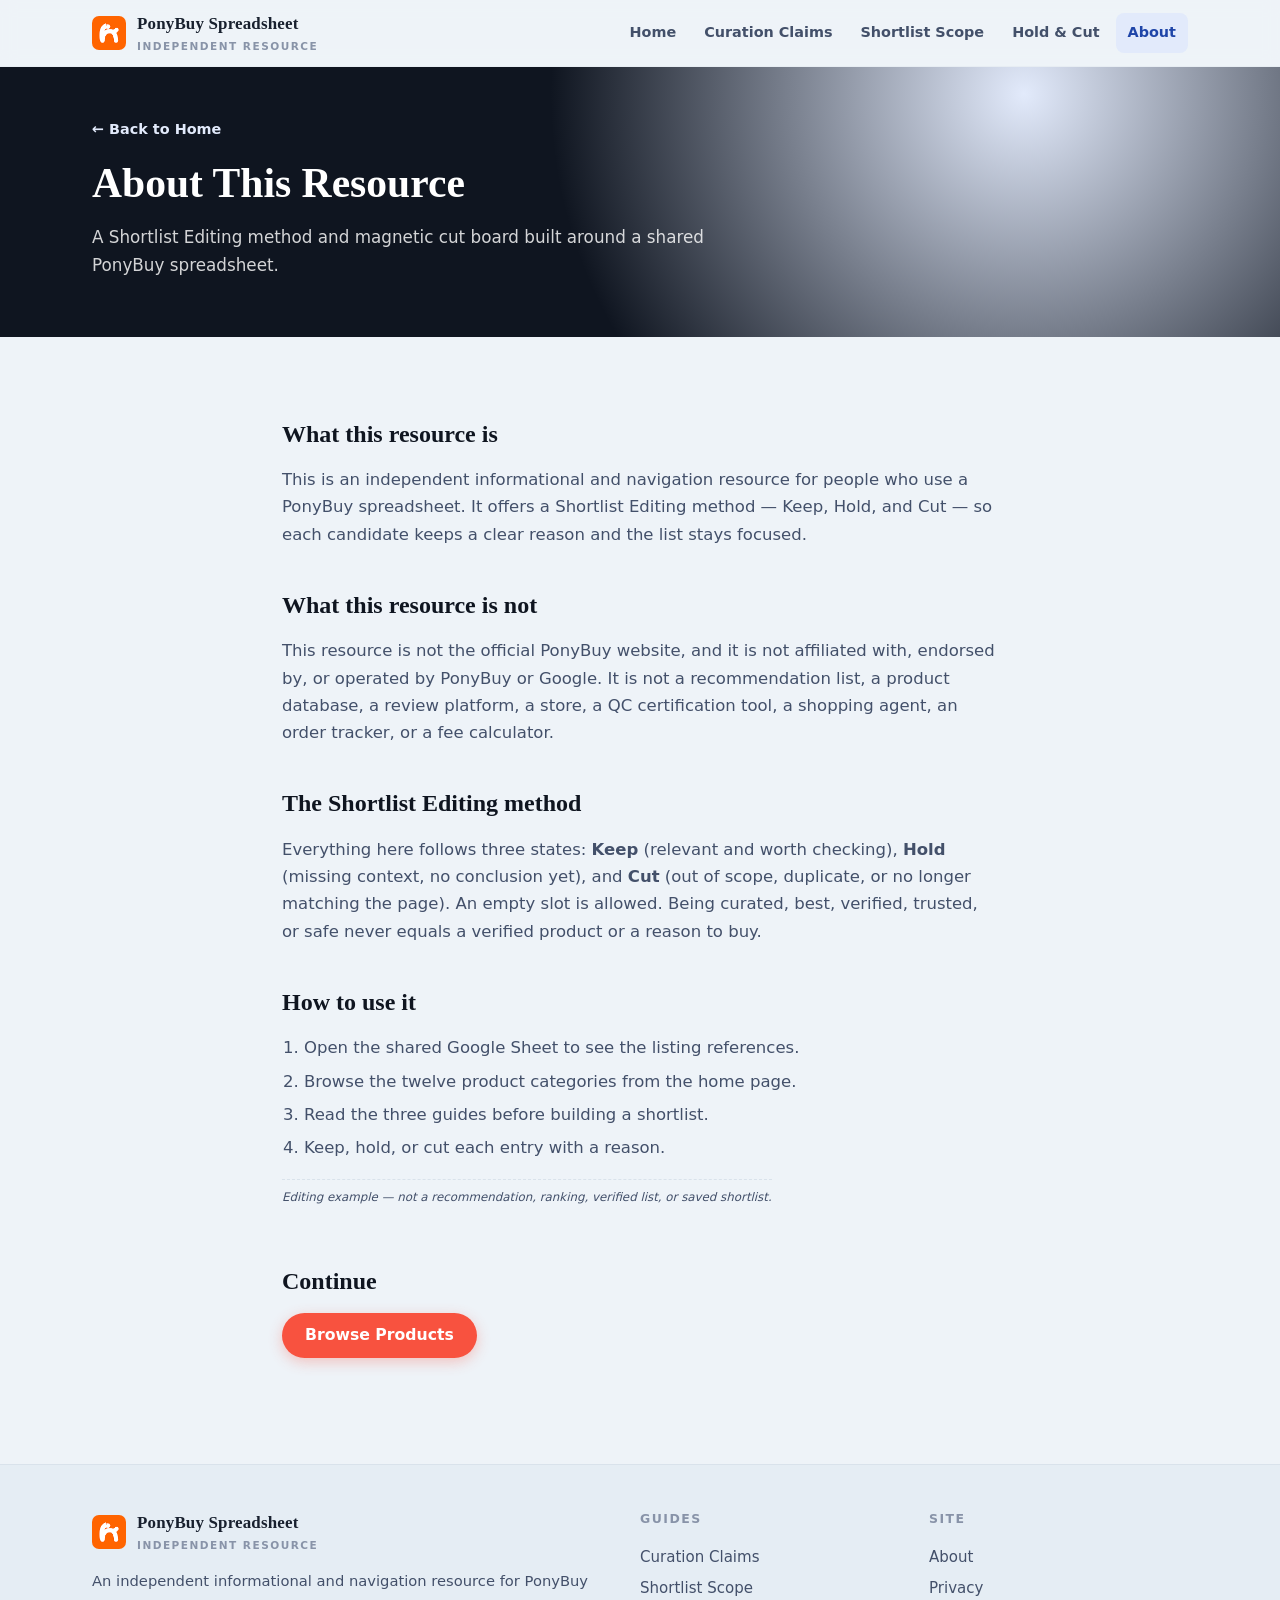
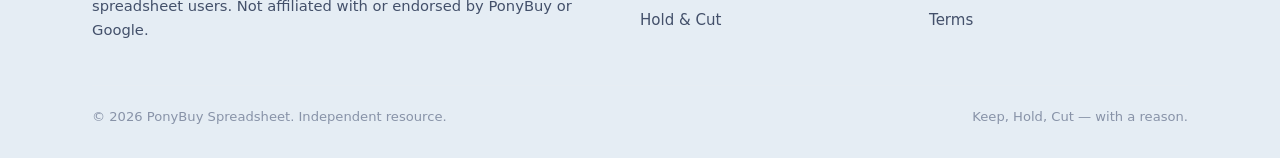
<file: about/index.html>
<!DOCTYPE html>
<html lang="en">
<head>
  <meta charset="UTF-8">
  <meta name="viewport" content="width=device-width, initial-scale=1.0">
  <title>About | PonyBuy Spreadsheet</title>
  <meta name="description" content="About this independent PonyBuy spreadsheet resource: a Shortlist Editing method and magnetic cut board, not an official PonyBuy service.">
  <link rel="canonical" href="https://repglide.github.io/ponybuy-spreadsheet/about/">
  <link rel="icon" type="image/png" href="../assets/images/favicon.png">
  <link rel="stylesheet" href="../assets/css/styles.css">
  <meta name="robots" content="index, follow">
</head>
<body>
  <a href="#main-content" class="skip-link">Skip to main content</a>

  <header class="site-header">
    <div class="container header-inner">
      <a href="../index.html" class="brand" aria-label="PonyBuy Spreadsheet Home">
        <img src="../assets/images/logo.png" alt="PonyBuy logo" width="34" height="34">
        <span class="brand-name">PonyBuy Spreadsheet<small>Independent Resource</small></span>
      </a>
      <button class="mobile-nav-toggle" aria-expanded="false" aria-label="Toggle navigation menu">
        <svg viewBox="0 0 24 24" fill="none" stroke="currentColor" stroke-width="2" width="22" height="22"><line x1="3" y1="6" x2="21" y2="6"></line><line x1="3" y1="12" x2="21" y2="12"></line><line x1="3" y1="18" x2="21" y2="18"></line></svg>
      </button>
      <nav class="main-nav" aria-label="Primary Navigation">
        <ul>
          <li><a href="../index.html">Home</a></li>
          <li><a href="../curation-claim-guide/">Curation Claims</a></li>
          <li><a href="../shortlist-scope-guide/">Shortlist Scope</a></li>
          <li><a href="../remove-from-shortlist-guide/">Hold &amp; Cut</a></li>
          <li><a href="../about/" class="active">About</a></li>
        </ul>
      </nav>
    </div>
  </header>

  <main id="main-content">
    <section class="page-hero">
      <div class="container">
        <a class="back-link" href="../index.html">← Back to Home</a>
        <h1>About This Resource</h1>
        <p>A Shortlist Editing method and magnetic cut board built around a shared PonyBuy spreadsheet.</p>
      </div>
    </section>

    <div class="article-body">
      <h2>What this resource is</h2>
      <p>This is an independent informational and navigation resource for people who use a PonyBuy spreadsheet. It offers a Shortlist Editing method — Keep, Hold, and Cut — so each candidate keeps a clear reason and the list stays focused.</p>

      <h2>What this resource is not</h2>
      <p>This resource is not the official PonyBuy website, and it is not affiliated with, endorsed by, or operated by PonyBuy or Google. It is not a recommendation list, a product database, a review platform, a store, a QC certification tool, a shopping agent, an order tracker, or a fee calculator.</p>

      <h2>The Shortlist Editing method</h2>
      <p>Everything here follows three states: <strong>Keep</strong> (relevant and worth checking), <strong>Hold</strong> (missing context, no conclusion yet), and <strong>Cut</strong> (out of scope, duplicate, or no longer matching the page). An empty slot is allowed. Being curated, best, verified, trusted, or safe never equals a verified product or a reason to buy.</p>

      <h2>How to use it</h2>
      <ol>
        <li>Open the shared Google Sheet to see the listing references.</li>
        <li>Browse the twelve product categories from the home page.</li>
        <li>Read the three guides before building a shortlist.</li>
        <li>Keep, hold, or cut each entry with a reason.</li>
      </ol>

      <p class="example-flag">Editing example — not a recommendation, ranking, verified list, or saved shortlist.</p>

      <h2>Continue</h2>
      <p><a href="https://repglide.com/?agent=ponybuy" class="btn btn-primary" target="_blank" rel="nofollow noopener">Browse Products</a></p>
    </div>
  </main>

  <footer class="site-footer">
    <div class="container">
      <div class="footer-grid">
        <div class="footer-brand">
          <a href="../index.html" class="brand" aria-label="PonyBuy Spreadsheet Home">
            <img src="../assets/images/logo.png" alt="PonyBuy logo" width="30" height="30">
            <span class="brand-name">PonyBuy Spreadsheet<small>Independent Resource</small></span>
          </a>
          <p>An independent informational and navigation resource for PonyBuy spreadsheet users. Not affiliated with or endorsed by PonyBuy or Google.</p>
        </div>
        <div class="footer-col">
          <h4>Guides</h4>
          <ul>
            <li><a href="../curation-claim-guide/">Curation Claims</a></li>
            <li><a href="../shortlist-scope-guide/">Shortlist Scope</a></li>
            <li><a href="../remove-from-shortlist-guide/">Hold &amp; Cut</a></li>
          </ul>
        </div>
        <div class="footer-col">
          <h4>Site</h4>
          <ul>
            <li><a href="../about/">About</a></li>
            <li><a href="../privacy/">Privacy</a></li>
            <li><a href="../terms/">Terms</a></li>
          </ul>
        </div>
      </div>
      <div class="footer-bottom">
        <span>&copy; <span id="year">2026</span> PonyBuy Spreadsheet. Independent resource.</span>
        <span>Keep, Hold, Cut — with a reason.</span>
      </div>
    </div>
  </footer>

  <script src="../assets/js/main.js"></script>
</body>
</html>
</file>
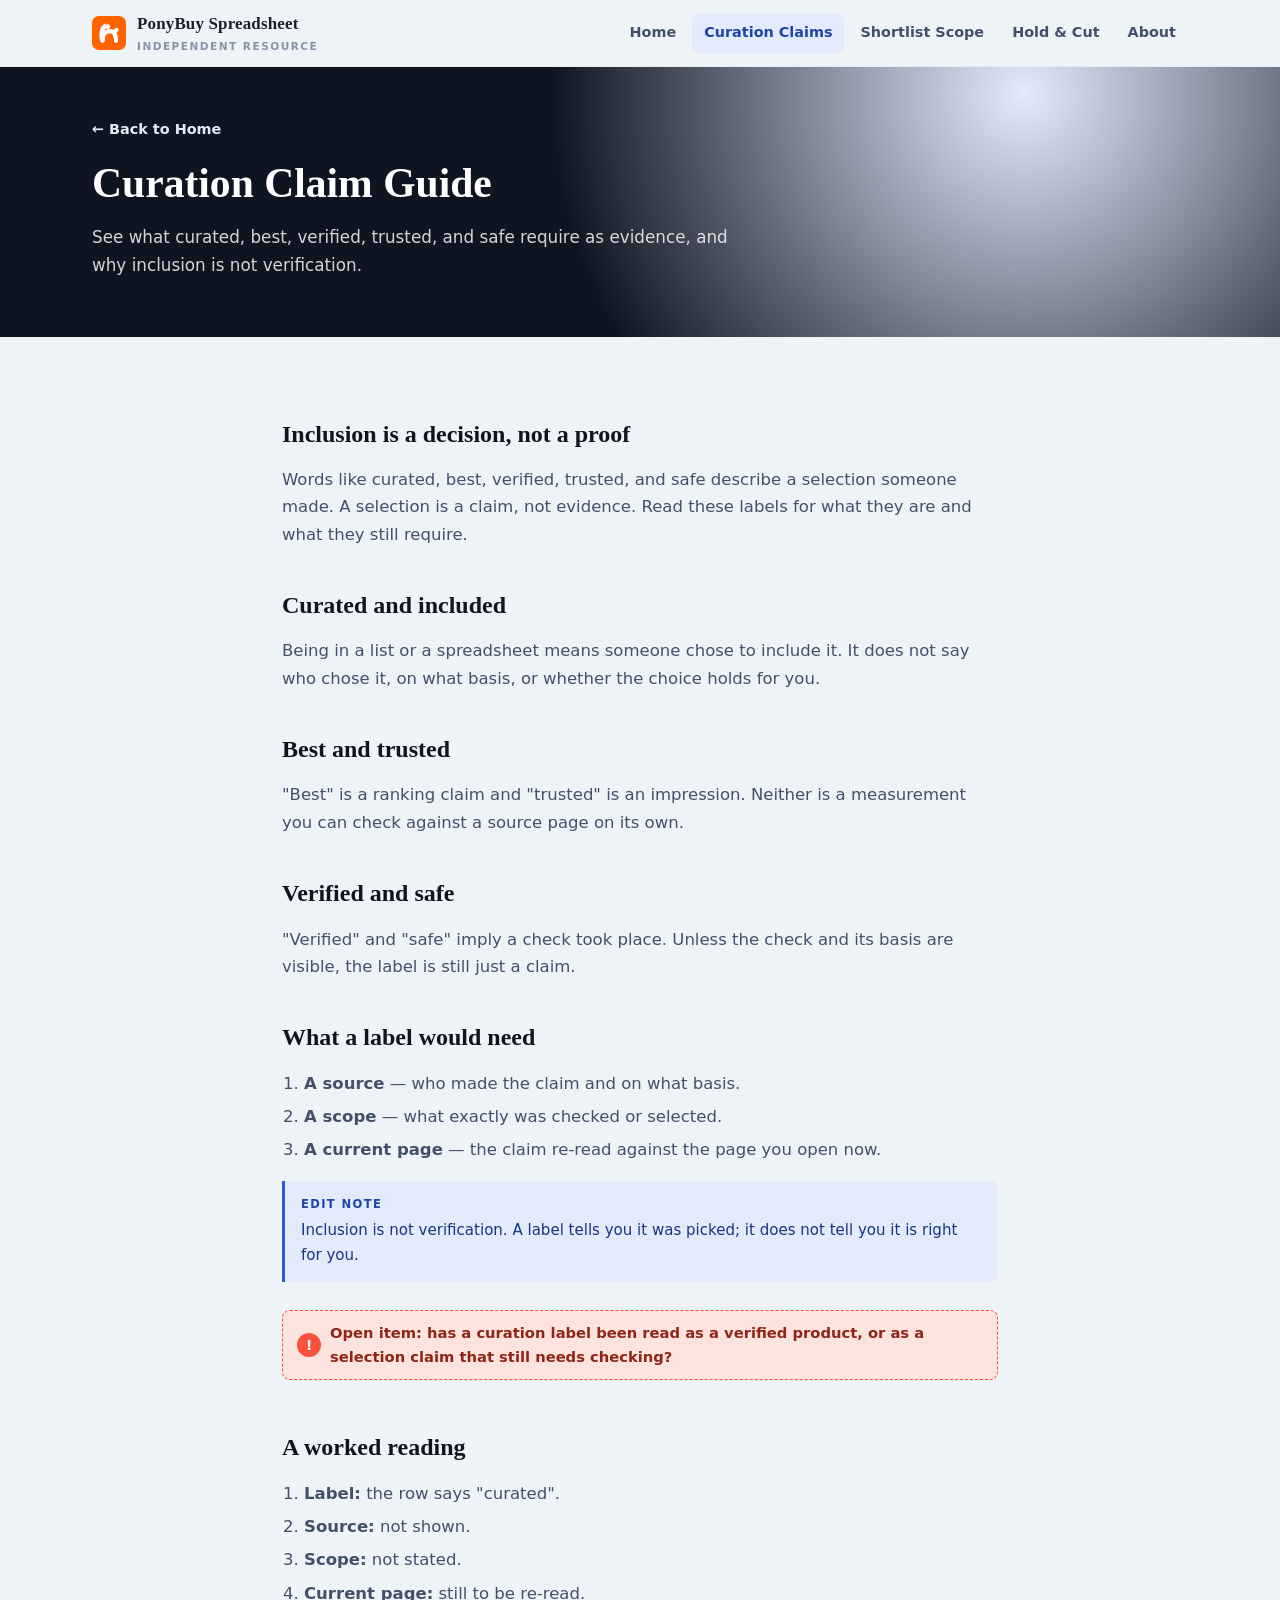
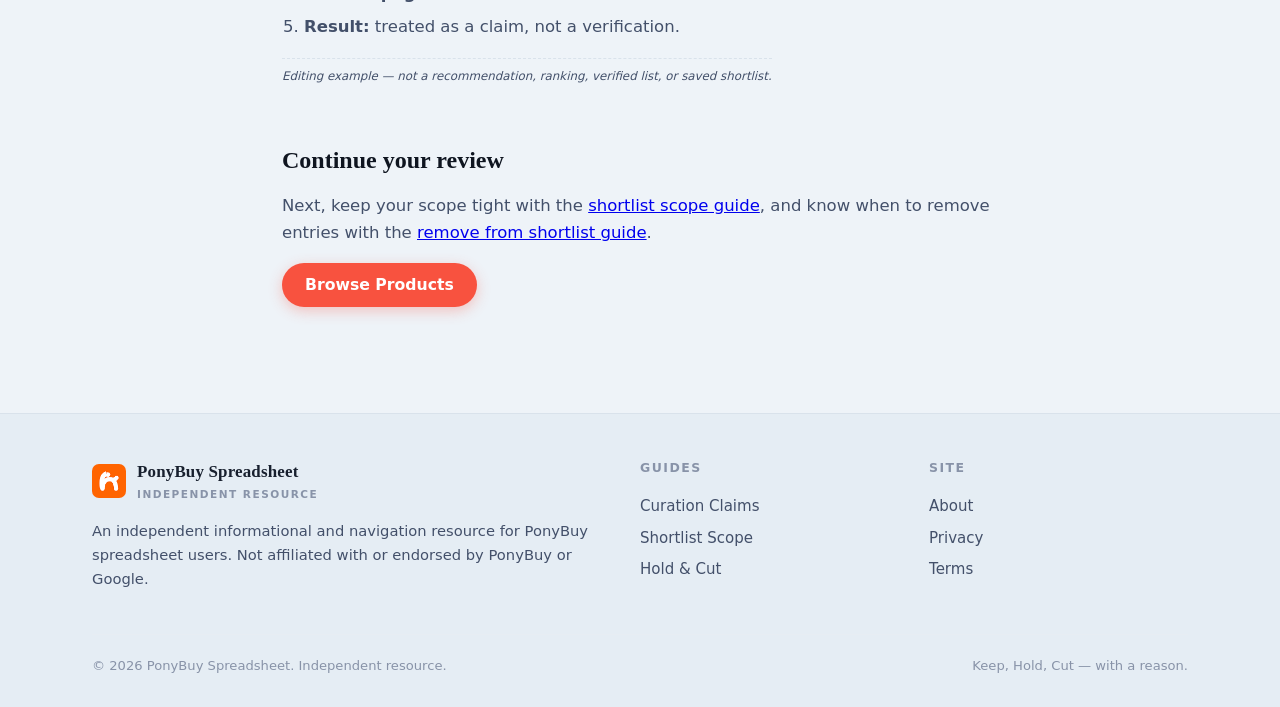
<file: curation-claim-guide/index.html>
<!DOCTYPE html>
<html lang="en">
<head>
  <meta charset="UTF-8">
  <meta name="viewport" content="width=device-width, initial-scale=1.0">
  <title>Curation Claim Guide | PonyBuy Spreadsheet</title>
  <meta name="description" content="See what curated, best, verified, trusted, and safe require as evidence, and why inclusion in a PonyBuy spreadsheet is not verification.">
  <link rel="canonical" href="https://repglide.github.io/ponybuy-spreadsheet/curation-claim-guide/">
  <link rel="icon" type="image/png" href="../assets/images/favicon.png">
  <link rel="stylesheet" href="../assets/css/styles.css">

  <meta property="og:type" content="article">
  <meta property="og:url" content="https://repglide.github.io/ponybuy-spreadsheet/curation-claim-guide/">
  <meta property="og:title" content="Curation Claim Guide | PonyBuy Spreadsheet">
  <meta property="og:description" content="See what curated, best, verified, trusted, and safe require as evidence, and why inclusion in a PonyBuy spreadsheet is not verification.">
  <meta name="twitter:card" content="summary">

  <script type="application/ld+json">
  {
    "@context": "https://schema.org",
    "@graph": [
      { "@type": "WebSite", "@id": "https://repglide.github.io/ponybuy-spreadsheet/#website", "url": "https://repglide.github.io/ponybuy-spreadsheet/", "name": "PonyBuy Spreadsheet & Shortlist Guide" },
      { "@type": "BreadcrumbList", "itemListElement": [
        { "@type": "ListItem", "position": 1, "name": "Home", "item": "https://repglide.github.io/ponybuy-spreadsheet/" },
        { "@type": "ListItem", "position": 2, "name": "Curation Claim Guide", "item": "https://repglide.github.io/ponybuy-spreadsheet/curation-claim-guide/" }
      ]},
      { "@type": "Article", "@id": "https://repglide.github.io/ponybuy-spreadsheet/curation-claim-guide/#article", "headline": "Curation Claim Guide", "description": "See what curated, best, verified, trusted, and safe require as evidence, and why inclusion in a PonyBuy spreadsheet is not verification.", "isPartOf": { "@id": "https://repglide.github.io/ponybuy-spreadsheet/#website" } }
    ]
  }
  </script>
</head>
<body>
  <a href="#main-content" class="skip-link">Skip to main content</a>

  <header class="site-header">
    <div class="container header-inner">
      <a href="../index.html" class="brand" aria-label="PonyBuy Spreadsheet Home">
        <img src="../assets/images/logo.png" alt="PonyBuy logo" width="34" height="34">
        <span class="brand-name">PonyBuy Spreadsheet<small>Independent Resource</small></span>
      </a>
      <button class="mobile-nav-toggle" aria-expanded="false" aria-label="Toggle navigation menu">
        <svg viewBox="0 0 24 24" fill="none" stroke="currentColor" stroke-width="2" width="22" height="22"><line x1="3" y1="6" x2="21" y2="6"></line><line x1="3" y1="12" x2="21" y2="12"></line><line x1="3" y1="18" x2="21" y2="18"></line></svg>
      </button>
      <nav class="main-nav" aria-label="Primary Navigation">
        <ul>
          <li><a href="../index.html">Home</a></li>
          <li><a href="../curation-claim-guide/" class="active">Curation Claims</a></li>
          <li><a href="../shortlist-scope-guide/">Shortlist Scope</a></li>
          <li><a href="../remove-from-shortlist-guide/">Hold &amp; Cut</a></li>
          <li><a href="../about/">About</a></li>
        </ul>
      </nav>
    </div>
  </header>

  <main id="main-content">
    <section class="page-hero">
      <div class="container">
        <a class="back-link" href="../index.html">← Back to Home</a>
        <h1>Curation Claim Guide</h1>
        <p>See what curated, best, verified, trusted, and safe require as evidence, and why inclusion is not verification.</p>
      </div>
    </section>

    <div class="article-body">
      <h2>Inclusion is a decision, not a proof</h2>
      <p>Words like curated, best, verified, trusted, and safe describe a selection someone made. A selection is a claim, not evidence. Read these labels for what they are and what they still require.</p>

      <h2>Curated and included</h2>
      <p>Being in a list or a spreadsheet means someone chose to include it. It does not say who chose it, on what basis, or whether the choice holds for you.</p>

      <h2>Best and trusted</h2>
      <p>"Best" is a ranking claim and "trusted" is an impression. Neither is a measurement you can check against a source page on its own.</p>

      <h2>Verified and safe</h2>
      <p>"Verified" and "safe" imply a check took place. Unless the check and its basis are visible, the label is still just a claim.</p>

      <h2>What a label would need</h2>
      <ol>
        <li><strong>A source</strong> — who made the claim and on what basis.</li>
        <li><strong>A scope</strong> — what exactly was checked or selected.</li>
        <li><strong>A current page</strong> — the claim re-read against the page you open now.</li>
      </ol>

      <div class="frame-note"><strong>Edit note</strong>Inclusion is not verification. A label tells you it was picked; it does not tell you it is right for you.</div>

      <div class="coral-note"><span class="qmark">!</span>Open item: has a curation label been read as a verified product, or as a selection claim that still needs checking?</div>

      <h2>A worked reading</h2>
      <ol>
        <li><strong>Label:</strong> the row says "curated".</li>
        <li><strong>Source:</strong> not shown.</li>
        <li><strong>Scope:</strong> not stated.</li>
        <li><strong>Current page:</strong> still to be re-read.</li>
        <li><strong>Result:</strong> treated as a claim, not a verification.</li>
      </ol>
      <p class="example-flag">Editing example — not a recommendation, ranking, verified list, or saved shortlist.</p>

      <h2>Continue your review</h2>
      <p>Next, keep your scope tight with the <a href="../shortlist-scope-guide/">shortlist scope guide</a>, and know when to remove entries with the <a href="../remove-from-shortlist-guide/">remove from shortlist guide</a>.</p>
      <p><a href="https://repglide.com/?agent=ponybuy" class="btn btn-primary" target="_blank" rel="nofollow noopener">Browse Products</a></p>
    </div>
  </main>

  <footer class="site-footer">
    <div class="container">
      <div class="footer-grid">
        <div class="footer-brand">
          <a href="../index.html" class="brand" aria-label="PonyBuy Spreadsheet Home">
            <img src="../assets/images/logo.png" alt="PonyBuy logo" width="30" height="30">
            <span class="brand-name">PonyBuy Spreadsheet<small>Independent Resource</small></span>
          </a>
          <p>An independent informational and navigation resource for PonyBuy spreadsheet users. Not affiliated with or endorsed by PonyBuy or Google.</p>
        </div>
        <div class="footer-col">
          <h4>Guides</h4>
          <ul>
            <li><a href="../curation-claim-guide/">Curation Claims</a></li>
            <li><a href="../shortlist-scope-guide/">Shortlist Scope</a></li>
            <li><a href="../remove-from-shortlist-guide/">Hold &amp; Cut</a></li>
          </ul>
        </div>
        <div class="footer-col">
          <h4>Site</h4>
          <ul>
            <li><a href="../about/">About</a></li>
            <li><a href="../privacy/">Privacy</a></li>
            <li><a href="../terms/">Terms</a></li>
          </ul>
        </div>
      </div>
      <div class="footer-bottom">
        <span>&copy; <span id="year">2026</span> PonyBuy Spreadsheet. Independent resource.</span>
        <span>Keep, Hold, Cut — with a reason.</span>
      </div>
    </div>
  </footer>

  <script src="../assets/js/main.js"></script>
</body>
</html>
</file>
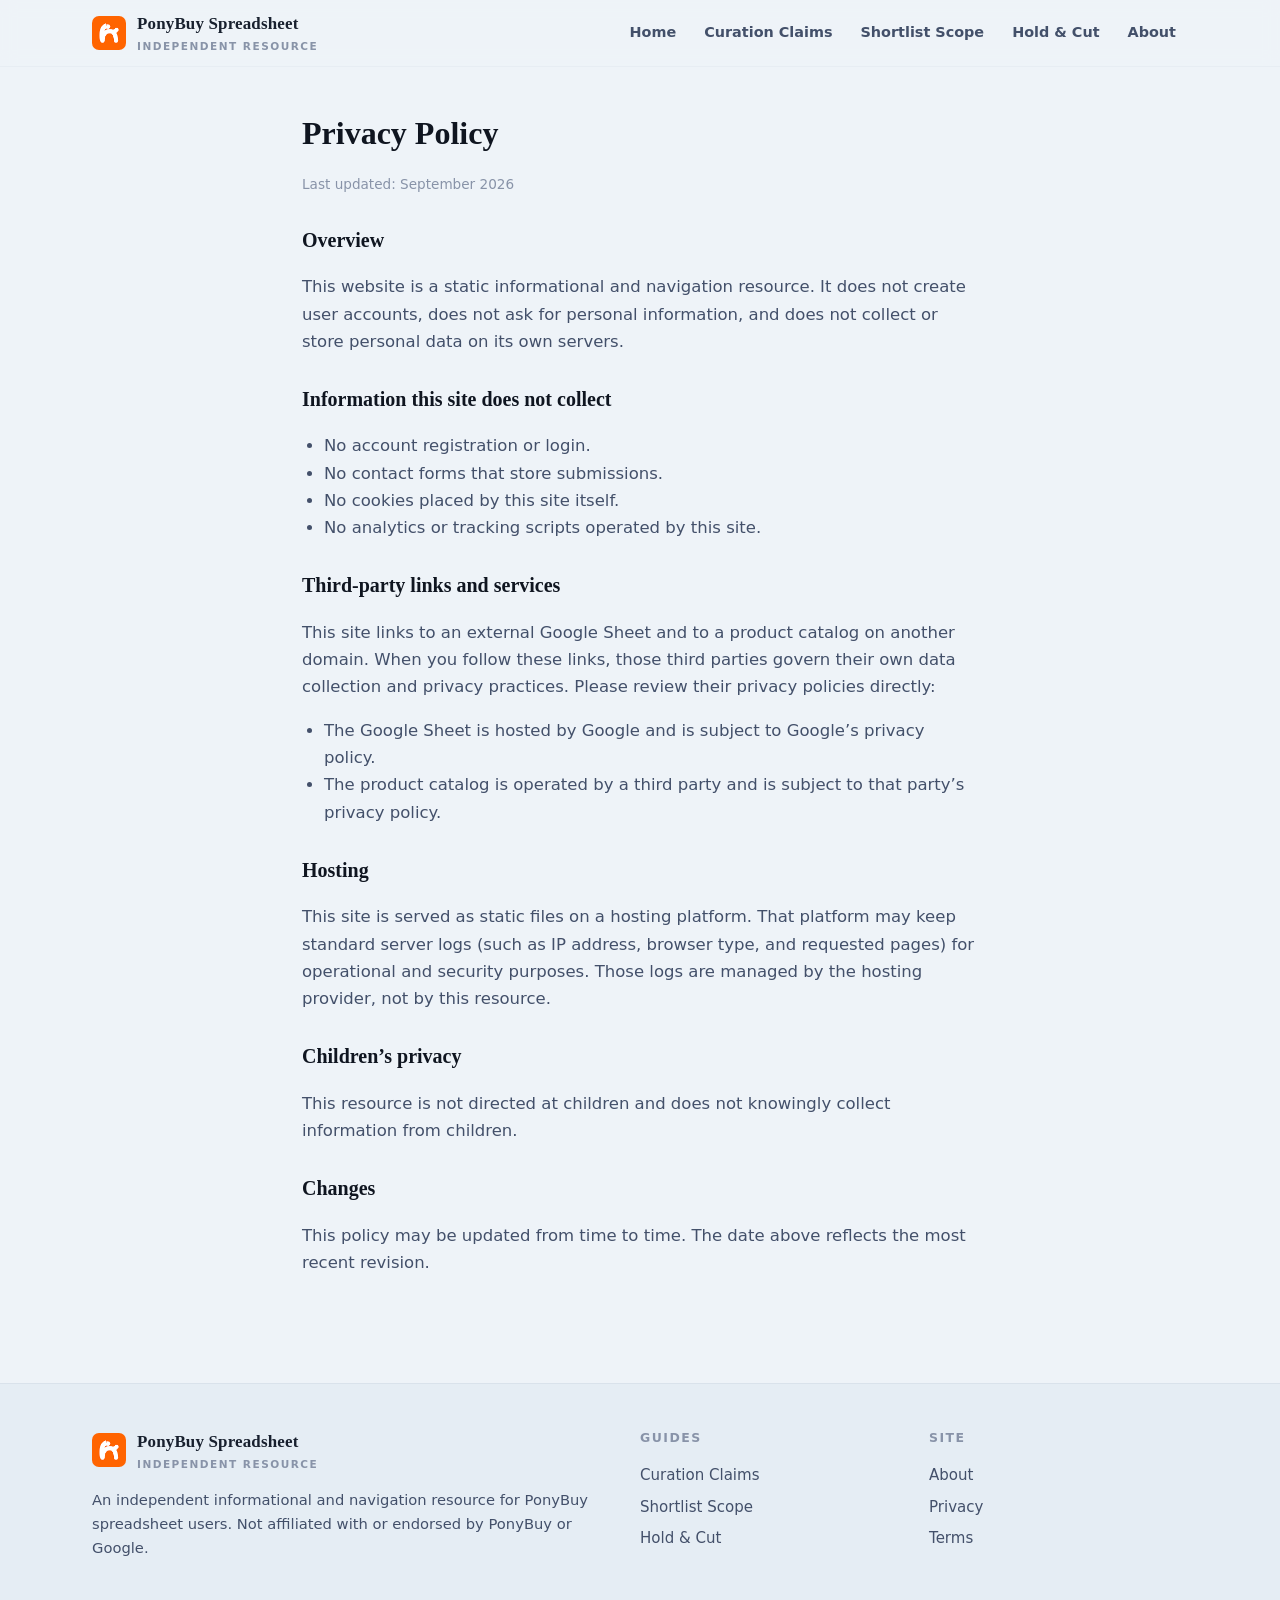
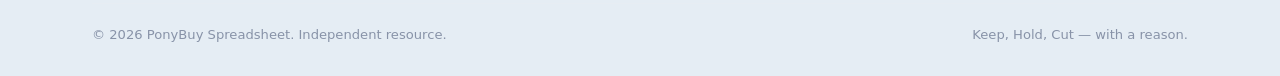
<file: privacy/index.html>
<!DOCTYPE html>
<html lang="en">
<head>
  <meta charset="UTF-8">
  <meta name="viewport" content="width=device-width, initial-scale=1.0">
  <title>Privacy Policy | PonyBuy Spreadsheet</title>
  <meta name="description" content="Privacy policy for the PonyBuy Spreadsheet independent resource.">
  <link rel="canonical" href="https://repglide.github.io/ponybuy-spreadsheet/privacy/">
  <link rel="icon" type="image/png" href="../assets/images/favicon.png">
  <link rel="stylesheet" href="../assets/css/styles.css">
  <meta name="robots" content="index, follow">
</head>
<body>
  <a href="#main-content" class="skip-link">Skip to main content</a>

  <header class="site-header">
    <div class="container header-inner">
      <a href="../index.html" class="brand" aria-label="PonyBuy Spreadsheet Home">
        <img src="../assets/images/logo.png" alt="PonyBuy logo" width="34" height="34">
        <span class="brand-name">PonyBuy Spreadsheet<small>Independent Resource</small></span>
      </a>
      <button class="mobile-nav-toggle" aria-expanded="false" aria-label="Toggle navigation menu">
        <svg viewBox="0 0 24 24" fill="none" stroke="currentColor" stroke-width="2" width="22" height="22"><line x1="3" y1="6" x2="21" y2="6"></line><line x1="3" y1="12" x2="21" y2="12"></line><line x1="3" y1="18" x2="21" y2="18"></line></svg>
      </button>
      <nav class="main-nav" aria-label="Primary Navigation">
        <ul>
          <li><a href="../index.html">Home</a></li>
          <li><a href="../curation-claim-guide/">Curation Claims</a></li>
          <li><a href="../shortlist-scope-guide/">Shortlist Scope</a></li>
          <li><a href="../remove-from-shortlist-guide/">Hold &amp; Cut</a></li>
          <li><a href="../about/">About</a></li>
        </ul>
      </nav>
    </div>
  </header>

  <main id="main-content">
    <div class="legal-body">
      <h1>Privacy Policy</h1>
      <p class="legal-date">Last updated: September 2026</p>

      <h2>Overview</h2>
      <p>This website is a static informational and navigation resource. It does not create user accounts, does not ask for personal information, and does not collect or store personal data on its own servers.</p>

      <h2>Information this site does not collect</h2>
      <ul>
        <li>No account registration or login.</li>
        <li>No contact forms that store submissions.</li>
        <li>No cookies placed by this site itself.</li>
        <li>No analytics or tracking scripts operated by this site.</li>
      </ul>

      <h2>Third-party links and services</h2>
      <p>This site links to an external Google Sheet and to a product catalog on another domain. When you follow these links, those third parties govern their own data collection and privacy practices. Please review their privacy policies directly:</p>
      <ul>
        <li>The Google Sheet is hosted by Google and is subject to Google&rsquo;s privacy policy.</li>
        <li>The product catalog is operated by a third party and is subject to that party&rsquo;s privacy policy.</li>
      </ul>

      <h2>Hosting</h2>
      <p>This site is served as static files on a hosting platform. That platform may keep standard server logs (such as IP address, browser type, and requested pages) for operational and security purposes. Those logs are managed by the hosting provider, not by this resource.</p>

      <h2>Children&rsquo;s privacy</h2>
      <p>This resource is not directed at children and does not knowingly collect information from children.</p>

      <h2>Changes</h2>
      <p>This policy may be updated from time to time. The date above reflects the most recent revision.</p>
    </div>
  </main>

  <footer class="site-footer">
    <div class="container">
      <div class="footer-grid">
        <div class="footer-brand">
          <a href="../index.html" class="brand" aria-label="PonyBuy Spreadsheet Home">
            <img src="../assets/images/logo.png" alt="PonyBuy logo" width="30" height="30">
            <span class="brand-name">PonyBuy Spreadsheet<small>Independent Resource</small></span>
          </a>
          <p>An independent informational and navigation resource for PonyBuy spreadsheet users. Not affiliated with or endorsed by PonyBuy or Google.</p>
        </div>
        <div class="footer-col">
          <h4>Guides</h4>
          <ul>
            <li><a href="../curation-claim-guide/">Curation Claims</a></li>
            <li><a href="../shortlist-scope-guide/">Shortlist Scope</a></li>
            <li><a href="../remove-from-shortlist-guide/">Hold &amp; Cut</a></li>
          </ul>
        </div>
        <div class="footer-col">
          <h4>Site</h4>
          <ul>
            <li><a href="../about/">About</a></li>
            <li><a href="../privacy/">Privacy</a></li>
            <li><a href="../terms/">Terms</a></li>
          </ul>
        </div>
      </div>
      <div class="footer-bottom">
        <span>&copy; <span id="year">2026</span> PonyBuy Spreadsheet. Independent resource.</span>
        <span>Keep, Hold, Cut — with a reason.</span>
      </div>
    </div>
  </footer>

  <script src="../assets/js/main.js"></script>
</body>
</html>
</file>
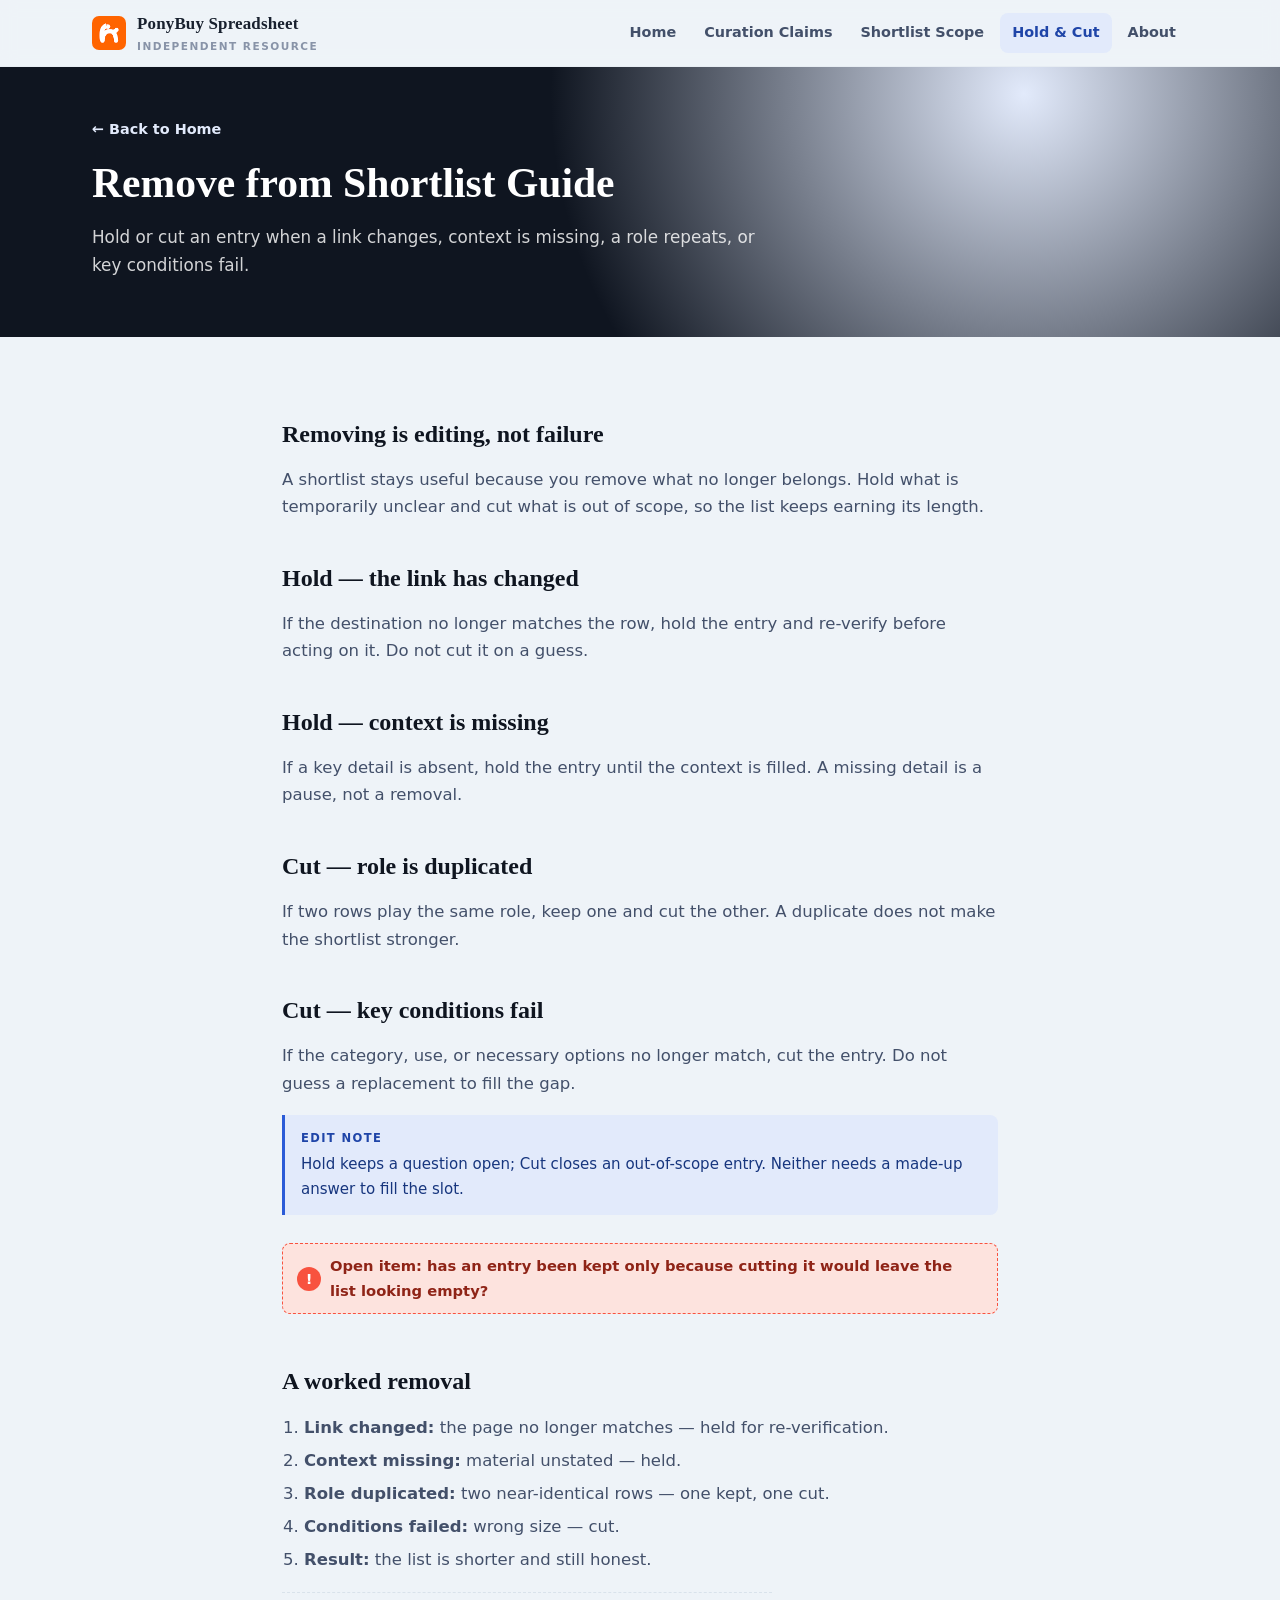
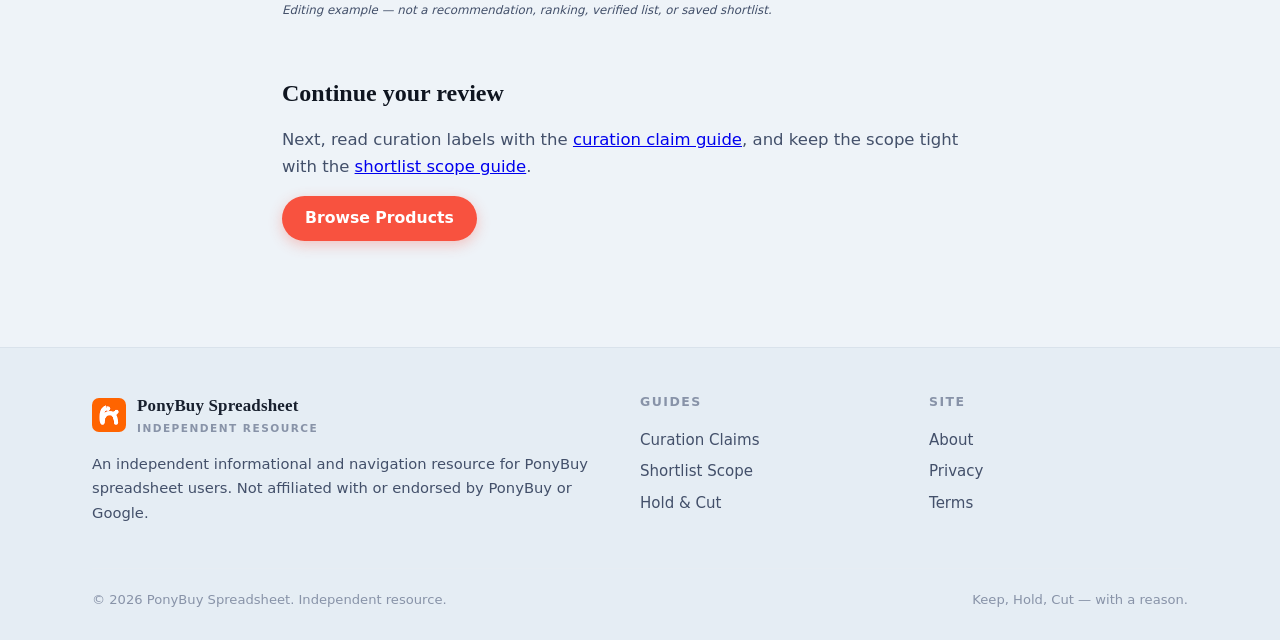
<file: remove-from-shortlist-guide/index.html>
<!DOCTYPE html>
<html lang="en">
<head>
  <meta charset="UTF-8">
  <meta name="viewport" content="width=device-width, initial-scale=1.0">
  <title>Remove from Shortlist Guide | PonyBuy Spreadsheet</title>
  <meta name="description" content="Hold or cut a PonyBuy spreadsheet entry when a link changes, context is missing, a role repeats, or key conditions fail.">
  <link rel="canonical" href="https://repglide.github.io/ponybuy-spreadsheet/remove-from-shortlist-guide/">
  <link rel="icon" type="image/png" href="../assets/images/favicon.png">
  <link rel="stylesheet" href="../assets/css/styles.css">

  <meta property="og:type" content="article">
  <meta property="og:url" content="https://repglide.github.io/ponybuy-spreadsheet/remove-from-shortlist-guide/">
  <meta property="og:title" content="Remove from Shortlist Guide | PonyBuy Spreadsheet">
  <meta property="og:description" content="Hold or cut a PonyBuy spreadsheet entry when a link changes, context is missing, a role repeats, or key conditions fail.">
  <meta name="twitter:card" content="summary">

  <script type="application/ld+json">
  {
    "@context": "https://schema.org",
    "@graph": [
      { "@type": "WebSite", "@id": "https://repglide.github.io/ponybuy-spreadsheet/#website", "url": "https://repglide.github.io/ponybuy-spreadsheet/", "name": "PonyBuy Spreadsheet & Shortlist Guide" },
      { "@type": "BreadcrumbList", "itemListElement": [
        { "@type": "ListItem", "position": 1, "name": "Home", "item": "https://repglide.github.io/ponybuy-spreadsheet/" },
        { "@type": "ListItem", "position": 2, "name": "Remove from Shortlist Guide", "item": "https://repglide.github.io/ponybuy-spreadsheet/remove-from-shortlist-guide/" }
      ]},
      { "@type": "Article", "@id": "https://repglide.github.io/ponybuy-spreadsheet/remove-from-shortlist-guide/#article", "headline": "Remove from Shortlist Guide", "description": "Hold or cut a PonyBuy spreadsheet entry when a link changes, context is missing, a role repeats, or key conditions fail.", "isPartOf": { "@id": "https://repglide.github.io/ponybuy-spreadsheet/#website" } }
    ]
  }
  </script>
</head>
<body>
  <a href="#main-content" class="skip-link">Skip to main content</a>

  <header class="site-header">
    <div class="container header-inner">
      <a href="../index.html" class="brand" aria-label="PonyBuy Spreadsheet Home">
        <img src="../assets/images/logo.png" alt="PonyBuy logo" width="34" height="34">
        <span class="brand-name">PonyBuy Spreadsheet<small>Independent Resource</small></span>
      </a>
      <button class="mobile-nav-toggle" aria-expanded="false" aria-label="Toggle navigation menu">
        <svg viewBox="0 0 24 24" fill="none" stroke="currentColor" stroke-width="2" width="22" height="22"><line x1="3" y1="6" x2="21" y2="6"></line><line x1="3" y1="12" x2="21" y2="12"></line><line x1="3" y1="18" x2="21" y2="18"></line></svg>
      </button>
      <nav class="main-nav" aria-label="Primary Navigation">
        <ul>
          <li><a href="../index.html">Home</a></li>
          <li><a href="../curation-claim-guide/">Curation Claims</a></li>
          <li><a href="../shortlist-scope-guide/">Shortlist Scope</a></li>
          <li><a href="../remove-from-shortlist-guide/" class="active">Hold &amp; Cut</a></li>
          <li><a href="../about/">About</a></li>
        </ul>
      </nav>
    </div>
  </header>

  <main id="main-content">
    <section class="page-hero">
      <div class="container">
        <a class="back-link" href="../index.html">← Back to Home</a>
        <h1>Remove from Shortlist Guide</h1>
        <p>Hold or cut an entry when a link changes, context is missing, a role repeats, or key conditions fail.</p>
      </div>
    </section>

    <div class="article-body">
      <h2>Removing is editing, not failure</h2>
      <p>A shortlist stays useful because you remove what no longer belongs. Hold what is temporarily unclear and cut what is out of scope, so the list keeps earning its length.</p>

      <h2>Hold — the link has changed</h2>
      <p>If the destination no longer matches the row, hold the entry and re-verify before acting on it. Do not cut it on a guess.</p>

      <h2>Hold — context is missing</h2>
      <p>If a key detail is absent, hold the entry until the context is filled. A missing detail is a pause, not a removal.</p>

      <h2>Cut — role is duplicated</h2>
      <p>If two rows play the same role, keep one and cut the other. A duplicate does not make the shortlist stronger.</p>

      <h2>Cut — key conditions fail</h2>
      <p>If the category, use, or necessary options no longer match, cut the entry. Do not guess a replacement to fill the gap.</p>

      <div class="frame-note"><strong>Edit note</strong>Hold keeps a question open; Cut closes an out-of-scope entry. Neither needs a made-up answer to fill the slot.</div>

      <div class="coral-note"><span class="qmark">!</span>Open item: has an entry been kept only because cutting it would leave the list looking empty?</div>

      <h2>A worked removal</h2>
      <ol>
        <li><strong>Link changed:</strong> the page no longer matches — held for re-verification.</li>
        <li><strong>Context missing:</strong> material unstated — held.</li>
        <li><strong>Role duplicated:</strong> two near-identical rows — one kept, one cut.</li>
        <li><strong>Conditions failed:</strong> wrong size — cut.</li>
        <li><strong>Result:</strong> the list is shorter and still honest.</li>
      </ol>
      <p class="example-flag">Editing example — not a recommendation, ranking, verified list, or saved shortlist.</p>

      <h2>Continue your review</h2>
      <p>Next, read curation labels with the <a href="../curation-claim-guide/">curation claim guide</a>, and keep the scope tight with the <a href="../shortlist-scope-guide/">shortlist scope guide</a>.</p>
      <p><a href="https://repglide.com/?agent=ponybuy" class="btn btn-primary" target="_blank" rel="nofollow noopener">Browse Products</a></p>
    </div>
  </main>

  <footer class="site-footer">
    <div class="container">
      <div class="footer-grid">
        <div class="footer-brand">
          <a href="../index.html" class="brand" aria-label="PonyBuy Spreadsheet Home">
            <img src="../assets/images/logo.png" alt="PonyBuy logo" width="30" height="30">
            <span class="brand-name">PonyBuy Spreadsheet<small>Independent Resource</small></span>
          </a>
          <p>An independent informational and navigation resource for PonyBuy spreadsheet users. Not affiliated with or endorsed by PonyBuy or Google.</p>
        </div>
        <div class="footer-col">
          <h4>Guides</h4>
          <ul>
            <li><a href="../curation-claim-guide/">Curation Claims</a></li>
            <li><a href="../shortlist-scope-guide/">Shortlist Scope</a></li>
            <li><a href="../remove-from-shortlist-guide/">Hold &amp; Cut</a></li>
          </ul>
        </div>
        <div class="footer-col">
          <h4>Site</h4>
          <ul>
            <li><a href="../about/">About</a></li>
            <li><a href="../privacy/">Privacy</a></li>
            <li><a href="../terms/">Terms</a></li>
          </ul>
        </div>
      </div>
      <div class="footer-bottom">
        <span>&copy; <span id="year">2026</span> PonyBuy Spreadsheet. Independent resource.</span>
        <span>Keep, Hold, Cut — with a reason.</span>
      </div>
    </div>
  </footer>

  <script src="../assets/js/main.js"></script>
</body>
</html>
</file>
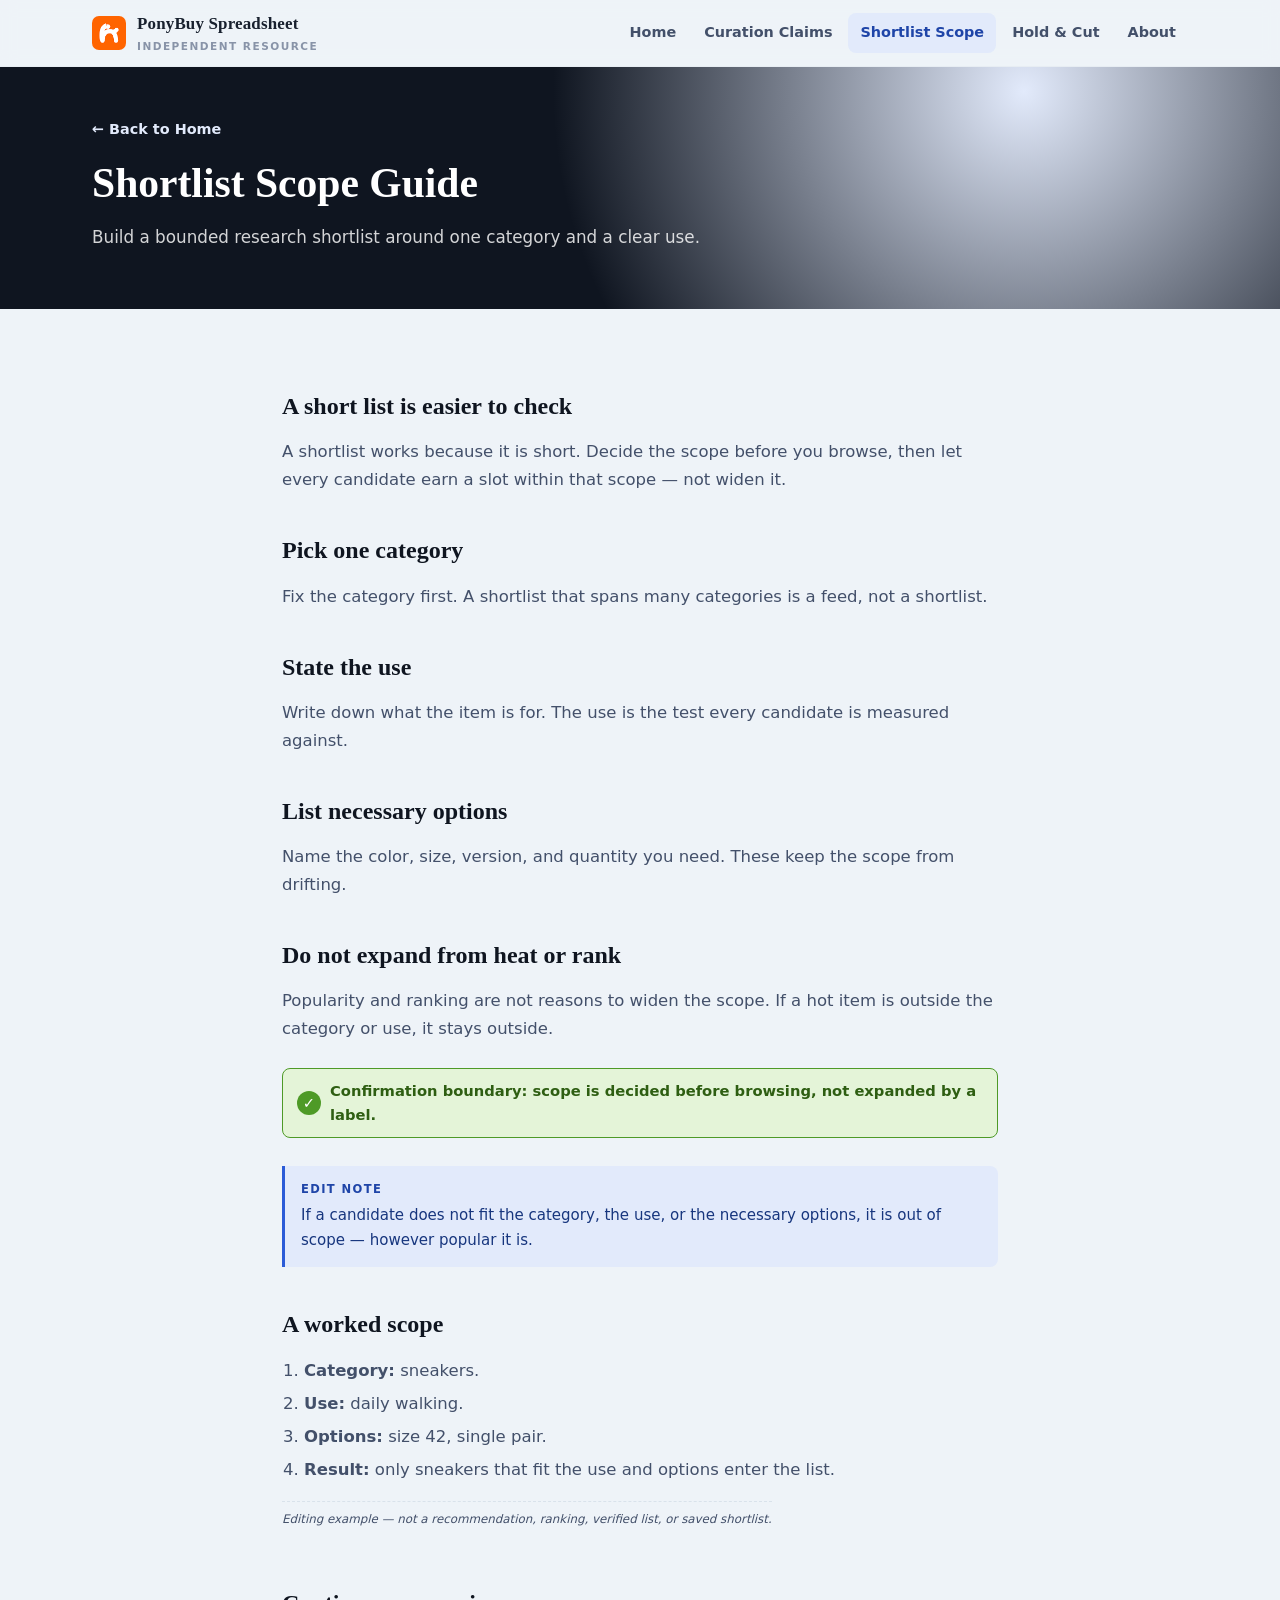
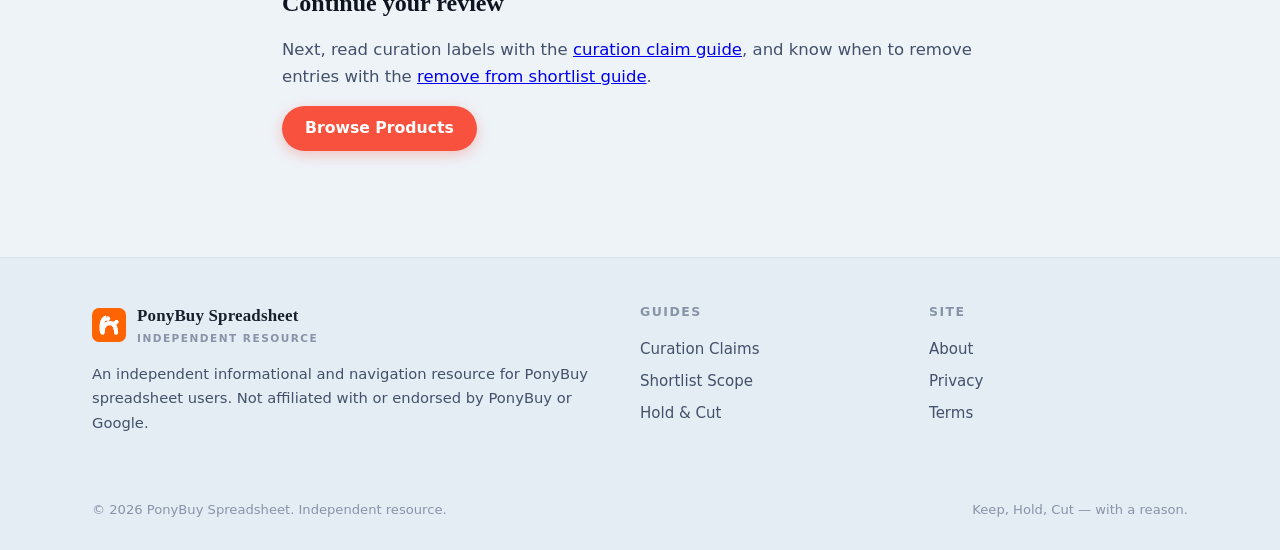
<file: shortlist-scope-guide/index.html>
<!DOCTYPE html>
<html lang="en">
<head>
  <meta charset="UTF-8">
  <meta name="viewport" content="width=device-width, initial-scale=1.0">
  <title>Shortlist Scope Guide | PonyBuy Spreadsheet</title>
  <meta name="description" content="Build a bounded research shortlist around one category and a clear use without expanding scope from heat or ranking.">
  <link rel="canonical" href="https://repglide.github.io/ponybuy-spreadsheet/shortlist-scope-guide/">
  <link rel="icon" type="image/png" href="../assets/images/favicon.png">
  <link rel="stylesheet" href="../assets/css/styles.css">

  <meta property="og:type" content="article">
  <meta property="og:url" content="https://repglide.github.io/ponybuy-spreadsheet/shortlist-scope-guide/">
  <meta property="og:title" content="Shortlist Scope Guide | PonyBuy Spreadsheet">
  <meta property="og:description" content="Build a bounded research shortlist around one category and a clear use without expanding scope from heat or ranking.">
  <meta name="twitter:card" content="summary">

  <script type="application/ld+json">
  {
    "@context": "https://schema.org",
    "@graph": [
      { "@type": "WebSite", "@id": "https://repglide.github.io/ponybuy-spreadsheet/#website", "url": "https://repglide.github.io/ponybuy-spreadsheet/", "name": "PonyBuy Spreadsheet & Shortlist Guide" },
      { "@type": "BreadcrumbList", "itemListElement": [
        { "@type": "ListItem", "position": 1, "name": "Home", "item": "https://repglide.github.io/ponybuy-spreadsheet/" },
        { "@type": "ListItem", "position": 2, "name": "Shortlist Scope Guide", "item": "https://repglide.github.io/ponybuy-spreadsheet/shortlist-scope-guide/" }
      ]},
      { "@type": "Article", "@id": "https://repglide.github.io/ponybuy-spreadsheet/shortlist-scope-guide/#article", "headline": "Shortlist Scope Guide", "description": "Build a bounded research shortlist around one category and a clear use without expanding scope from heat or ranking.", "isPartOf": { "@id": "https://repglide.github.io/ponybuy-spreadsheet/#website" } }
    ]
  }
  </script>
</head>
<body>
  <a href="#main-content" class="skip-link">Skip to main content</a>

  <header class="site-header">
    <div class="container header-inner">
      <a href="../index.html" class="brand" aria-label="PonyBuy Spreadsheet Home">
        <img src="../assets/images/logo.png" alt="PonyBuy logo" width="34" height="34">
        <span class="brand-name">PonyBuy Spreadsheet<small>Independent Resource</small></span>
      </a>
      <button class="mobile-nav-toggle" aria-expanded="false" aria-label="Toggle navigation menu">
        <svg viewBox="0 0 24 24" fill="none" stroke="currentColor" stroke-width="2" width="22" height="22"><line x1="3" y1="6" x2="21" y2="6"></line><line x1="3" y1="12" x2="21" y2="12"></line><line x1="3" y1="18" x2="21" y2="18"></line></svg>
      </button>
      <nav class="main-nav" aria-label="Primary Navigation">
        <ul>
          <li><a href="../index.html">Home</a></li>
          <li><a href="../curation-claim-guide/">Curation Claims</a></li>
          <li><a href="../shortlist-scope-guide/" class="active">Shortlist Scope</a></li>
          <li><a href="../remove-from-shortlist-guide/">Hold &amp; Cut</a></li>
          <li><a href="../about/">About</a></li>
        </ul>
      </nav>
    </div>
  </header>

  <main id="main-content">
    <section class="page-hero">
      <div class="container">
        <a class="back-link" href="../index.html">← Back to Home</a>
        <h1>Shortlist Scope Guide</h1>
        <p>Build a bounded research shortlist around one category and a clear use.</p>
      </div>
    </section>

    <div class="article-body">
      <h2>A short list is easier to check</h2>
      <p>A shortlist works because it is short. Decide the scope before you browse, then let every candidate earn a slot within that scope — not widen it.</p>

      <h2>Pick one category</h2>
      <p>Fix the category first. A shortlist that spans many categories is a feed, not a shortlist.</p>

      <h2>State the use</h2>
      <p>Write down what the item is for. The use is the test every candidate is measured against.</p>

      <h2>List necessary options</h2>
      <p>Name the color, size, version, and quantity you need. These keep the scope from drifting.</p>

      <h2>Do not expand from heat or rank</h2>
      <p>Popularity and ranking are not reasons to widen the scope. If a hot item is outside the category or use, it stays outside.</p>

      <div class="apple-note"><span class="qmark">✓</span>Confirmation boundary: scope is decided before browsing, not expanded by a label.</div>

      <div class="frame-note"><strong>Edit note</strong>If a candidate does not fit the category, the use, or the necessary options, it is out of scope — however popular it is.</div>

      <h2>A worked scope</h2>
      <ol>
        <li><strong>Category:</strong> sneakers.</li>
        <li><strong>Use:</strong> daily walking.</li>
        <li><strong>Options:</strong> size 42, single pair.</li>
        <li><strong>Result:</strong> only sneakers that fit the use and options enter the list.</li>
      </ol>
      <p class="example-flag">Editing example — not a recommendation, ranking, verified list, or saved shortlist.</p>

      <h2>Continue your review</h2>
      <p>Next, read curation labels with the <a href="../curation-claim-guide/">curation claim guide</a>, and know when to remove entries with the <a href="../remove-from-shortlist-guide/">remove from shortlist guide</a>.</p>
      <p><a href="https://repglide.com/?agent=ponybuy" class="btn btn-primary" target="_blank" rel="nofollow noopener">Browse Products</a></p>
    </div>
  </main>

  <footer class="site-footer">
    <div class="container">
      <div class="footer-grid">
        <div class="footer-brand">
          <a href="../index.html" class="brand" aria-label="PonyBuy Spreadsheet Home">
            <img src="../assets/images/logo.png" alt="PonyBuy logo" width="30" height="30">
            <span class="brand-name">PonyBuy Spreadsheet<small>Independent Resource</small></span>
          </a>
          <p>An independent informational and navigation resource for PonyBuy spreadsheet users. Not affiliated with or endorsed by PonyBuy or Google.</p>
        </div>
        <div class="footer-col">
          <h4>Guides</h4>
          <ul>
            <li><a href="../curation-claim-guide/">Curation Claims</a></li>
            <li><a href="../shortlist-scope-guide/">Shortlist Scope</a></li>
            <li><a href="../remove-from-shortlist-guide/">Hold &amp; Cut</a></li>
          </ul>
        </div>
        <div class="footer-col">
          <h4>Site</h4>
          <ul>
            <li><a href="../about/">About</a></li>
            <li><a href="../privacy/">Privacy</a></li>
            <li><a href="../terms/">Terms</a></li>
          </ul>
        </div>
      </div>
      <div class="footer-bottom">
        <span>&copy; <span id="year">2026</span> PonyBuy Spreadsheet. Independent resource.</span>
        <span>Keep, Hold, Cut — with a reason.</span>
      </div>
    </div>
  </footer>

  <script src="../assets/js/main.js"></script>
</body>
</html>
</file>
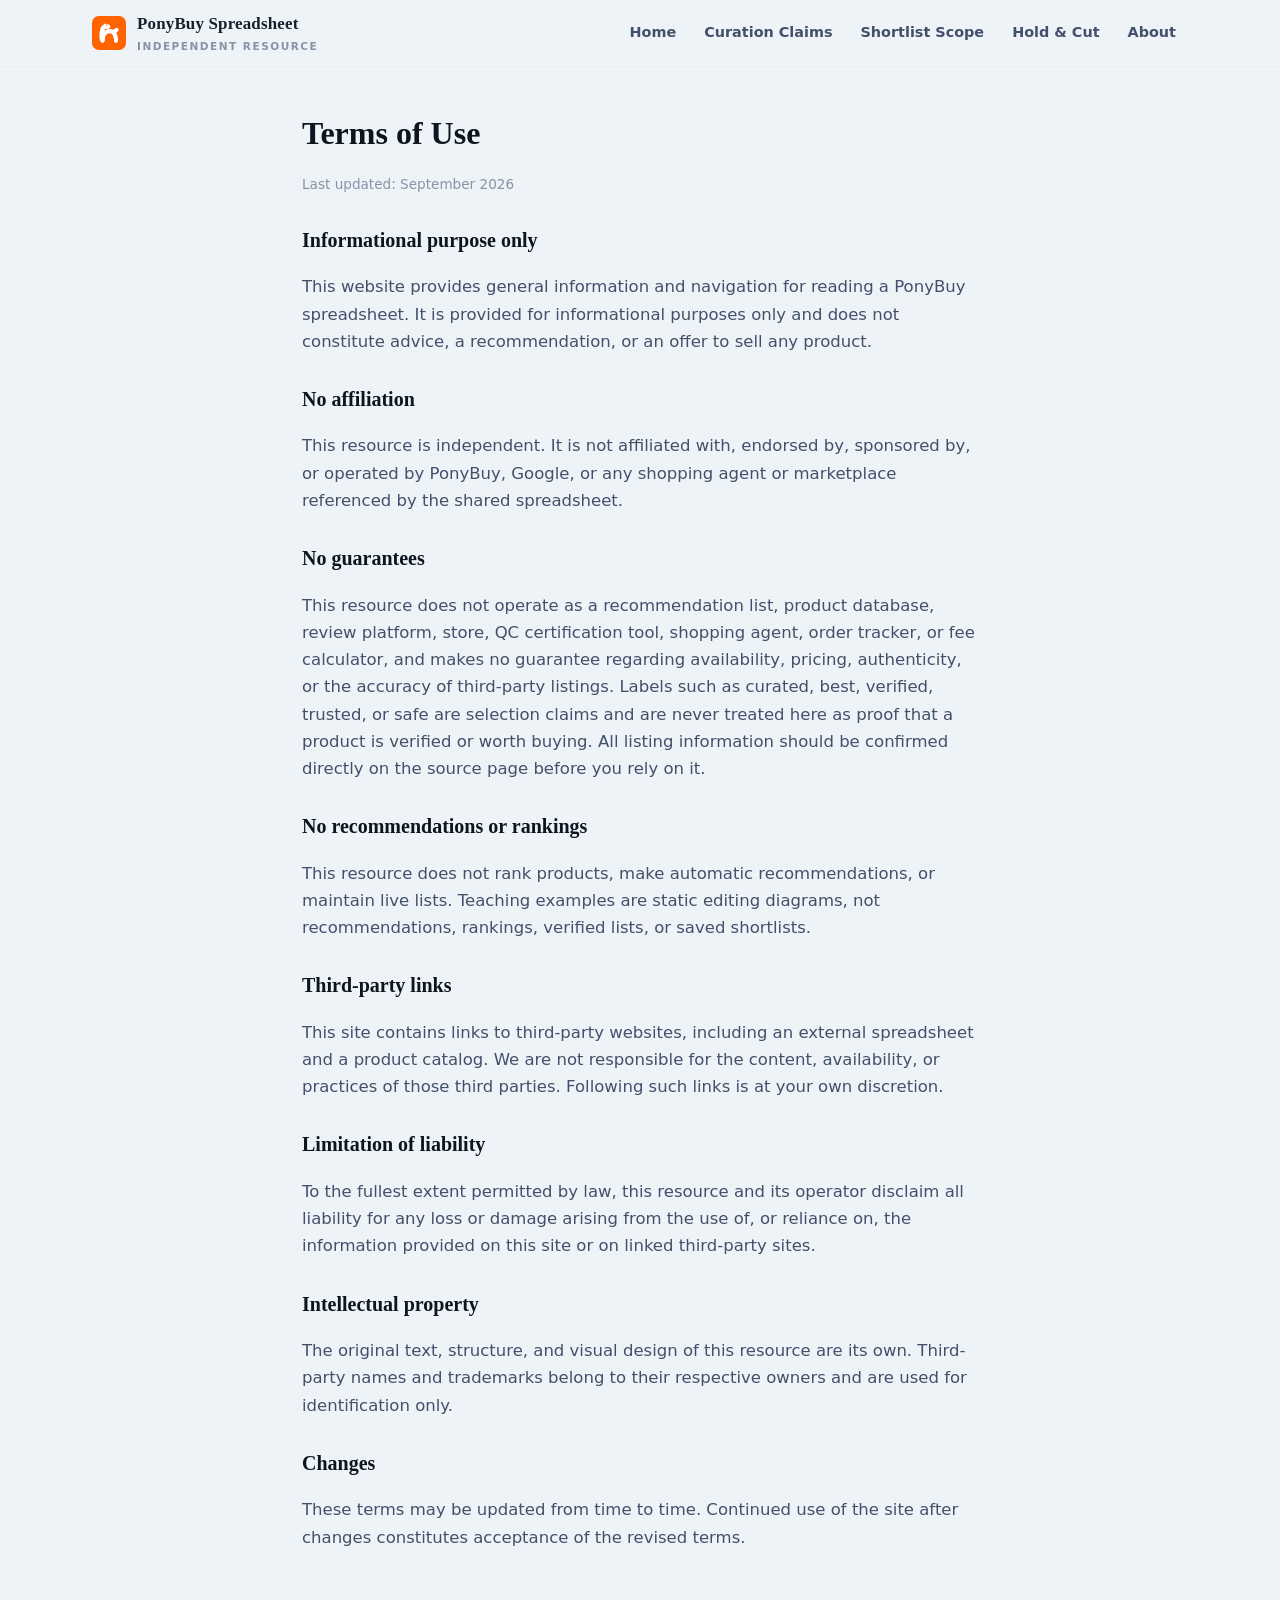
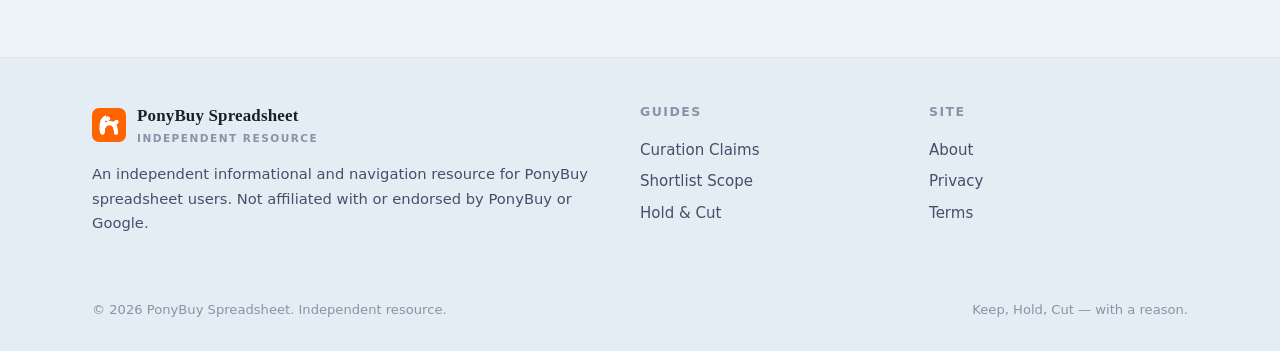
<file: terms/index.html>
<!DOCTYPE html>
<html lang="en">
<head>
  <meta charset="UTF-8">
  <meta name="viewport" content="width=device-width, initial-scale=1.0">
  <title>Terms of Use | PonyBuy Spreadsheet</title>
  <meta name="description" content="Terms of use for the PonyBuy Spreadsheet independent resource.">
  <link rel="canonical" href="https://repglide.github.io/ponybuy-spreadsheet/terms/">
  <link rel="icon" type="image/png" href="../assets/images/favicon.png">
  <link rel="stylesheet" href="../assets/css/styles.css">
  <meta name="robots" content="index, follow">
</head>
<body>
  <a href="#main-content" class="skip-link">Skip to main content</a>

  <header class="site-header">
    <div class="container header-inner">
      <a href="../index.html" class="brand" aria-label="PonyBuy Spreadsheet Home">
        <img src="../assets/images/logo.png" alt="PonyBuy logo" width="34" height="34">
        <span class="brand-name">PonyBuy Spreadsheet<small>Independent Resource</small></span>
      </a>
      <button class="mobile-nav-toggle" aria-expanded="false" aria-label="Toggle navigation menu">
        <svg viewBox="0 0 24 24" fill="none" stroke="currentColor" stroke-width="2" width="22" height="22"><line x1="3" y1="6" x2="21" y2="6"></line><line x1="3" y1="12" x2="21" y2="12"></line><line x1="3" y1="18" x2="21" y2="18"></line></svg>
      </button>
      <nav class="main-nav" aria-label="Primary Navigation">
        <ul>
          <li><a href="../index.html">Home</a></li>
          <li><a href="../curation-claim-guide/">Curation Claims</a></li>
          <li><a href="../shortlist-scope-guide/">Shortlist Scope</a></li>
          <li><a href="../remove-from-shortlist-guide/">Hold &amp; Cut</a></li>
          <li><a href="../about/">About</a></li>
        </ul>
      </nav>
    </div>
  </header>

  <main id="main-content">
    <div class="legal-body">
      <h1>Terms of Use</h1>
      <p class="legal-date">Last updated: September 2026</p>

      <h2>Informational purpose only</h2>
      <p>This website provides general information and navigation for reading a PonyBuy spreadsheet. It is provided for informational purposes only and does not constitute advice, a recommendation, or an offer to sell any product.</p>

      <h2>No affiliation</h2>
      <p>This resource is independent. It is not affiliated with, endorsed by, sponsored by, or operated by PonyBuy, Google, or any shopping agent or marketplace referenced by the shared spreadsheet.</p>

      <h2>No guarantees</h2>
      <p>This resource does not operate as a recommendation list, product database, review platform, store, QC certification tool, shopping agent, order tracker, or fee calculator, and makes no guarantee regarding availability, pricing, authenticity, or the accuracy of third-party listings. Labels such as curated, best, verified, trusted, or safe are selection claims and are never treated here as proof that a product is verified or worth buying. All listing information should be confirmed directly on the source page before you rely on it.</p>

      <h2>No recommendations or rankings</h2>
      <p>This resource does not rank products, make automatic recommendations, or maintain live lists. Teaching examples are static editing diagrams, not recommendations, rankings, verified lists, or saved shortlists.</p>

      <h2>Third-party links</h2>
      <p>This site contains links to third-party websites, including an external spreadsheet and a product catalog. We are not responsible for the content, availability, or practices of those third parties. Following such links is at your own discretion.</p>

      <h2>Limitation of liability</h2>
      <p>To the fullest extent permitted by law, this resource and its operator disclaim all liability for any loss or damage arising from the use of, or reliance on, the information provided on this site or on linked third-party sites.</p>

      <h2>Intellectual property</h2>
      <p>The original text, structure, and visual design of this resource are its own. Third-party names and trademarks belong to their respective owners and are used for identification only.</p>

      <h2>Changes</h2>
      <p>These terms may be updated from time to time. Continued use of the site after changes constitutes acceptance of the revised terms.</p>
    </div>
  </main>

  <footer class="site-footer">
    <div class="container">
      <div class="footer-grid">
        <div class="footer-brand">
          <a href="../index.html" class="brand" aria-label="PonyBuy Spreadsheet Home">
            <img src="../assets/images/logo.png" alt="PonyBuy logo" width="30" height="30">
            <span class="brand-name">PonyBuy Spreadsheet<small>Independent Resource</small></span>
          </a>
          <p>An independent informational and navigation resource for PonyBuy spreadsheet users. Not affiliated with or endorsed by PonyBuy or Google.</p>
        </div>
        <div class="footer-col">
          <h4>Guides</h4>
          <ul>
            <li><a href="../curation-claim-guide/">Curation Claims</a></li>
            <li><a href="../shortlist-scope-guide/">Shortlist Scope</a></li>
            <li><a href="../remove-from-shortlist-guide/">Hold &amp; Cut</a></li>
          </ul>
        </div>
        <div class="footer-col">
          <h4>Site</h4>
          <ul>
            <li><a href="../about/">About</a></li>
            <li><a href="../privacy/">Privacy</a></li>
            <li><a href="../terms/">Terms</a></li>
          </ul>
        </div>
      </div>
      <div class="footer-bottom">
        <span>&copy; <span id="year">2026</span> PonyBuy Spreadsheet. Independent resource.</span>
        <span>Keep, Hold, Cut — with a reason.</span>
      </div>
    </div>
  </footer>

  <script src="../assets/js/main.js"></script>
</body>
</html>
</file>
<file: assets/css/styles.css>
/* ==========================================================================
   PonyBuy Spreadsheet — Shortlist Editing / Magnetic Cut Board theme
   Light misty blue · near-black blue ink · bright coral (primary) · royal blue
   · apple green · soft cream yellow
   Signatures: magnet edge, cut line, hold clip, empty slot, editorial crop,
   scope bar
   ========================================================================== */

:root {
  /* palette */
  --mist:       #EEF3F8;
  --mist-2:     #E5EDF4;
  --mist-3:     #D5E0EA;
  --paper:      #FFFFFF;
  --ink:        #18202E;
  --ink-2:      #0F1520;
  --ink-soft:   #43506A;
  --ink-faint:  #8893A8;
  --coral:      #F8523F;
  --coral-d:    #D43A2A;
  --coral-s:    #FDE3DE;
  --royal:      #2B5BD7;
  --royal-d:    #1F45A8;
  --royal-s:    #E2EAFB;
  --apple:      #6FC23E;
  --apple-d:    #4E9A27;
  --apple-s:    #E4F4D8;
  --cream:      #FFE8A3;
  --cream-d:    #C9A43A;
  --cream-s:    #FDF3D3;
  --line:       #D9E2EB;
  --line-soft:  #E7EDF3;

  /* typography */
  --serif: Georgia, 'Times New Roman', Times, serif;
  --sans: system-ui, -apple-system, 'Segoe UI', Roboto, Helvetica, Arial, sans-serif;
  --mono: ui-monospace, SFMono-Regular, 'SF Mono', Menlo, Consolas, monospace;

  /* geometry */
  --radius: 14px;
  --radius-sm: 8px;
  --container: 1140px;
  --shadow-sm: 0 1px 2px rgba(24, 32, 46, 0.05), 0 2px 8px rgba(24, 32, 46, 0.06);
  --shadow-md: 0 4px 14px rgba(24, 32, 46, 0.10), 0 12px 32px rgba(24, 32, 46, 0.08);
}

* { box-sizing: border-box; }
html { scroll-behavior: smooth; -webkit-text-size-adjust: 100%; }

body {
  margin: 0;
  font-family: var(--sans);
  font-size: 16.5px;
  line-height: 1.65;
  color: var(--ink);
  background: var(--mist);
  -webkit-font-smoothing: antialiased;
  text-rendering: optimizeLegibility;
}

/* ---------- accessibility ---------- */
.skip-link { position: absolute; left: -9999px; top: 0; background: var(--ink); color: #fff; padding: 10px 16px; z-index: 200; border-radius: 0 0 var(--radius-sm) 0; }
.skip-link:focus { left: 0; }
:focus-visible { outline: 3px solid var(--royal); outline-offset: 2px; border-radius: 3px; }
.visually-hidden { position: absolute !important; width: 1px; height: 1px; margin: -1px; padding: 0; border: 0; overflow: hidden; clip: rect(0 0 0 0); white-space: nowrap; }

/* ---------- layout ---------- */
.container { max-width: var(--container); margin: 0 auto; padding: 0 22px; }

/* ---------- header ---------- */
.site-header { position: sticky; top: 0; z-index: 100; background: rgba(238, 243, 248, 0.92); backdrop-filter: saturate(140%) blur(8px); border-bottom: 1px solid var(--line-soft); }
.header-inner { display: flex; align-items: center; gap: 20px; height: 66px; }
.brand { display: flex; align-items: center; gap: 11px; text-decoration: none; color: var(--ink); }
.brand img { width: 34px; height: 34px; display: block; border-radius: 7px; }
.brand-name { font-family: var(--serif); font-weight: 700; font-size: 1.06rem; letter-spacing: 0.01em; }
.brand-name small { display: block; font-family: var(--sans); font-weight: 600; font-size: 0.66rem; color: var(--ink-faint); letter-spacing: 0.14em; text-transform: uppercase; }

.main-nav { margin-left: auto; }
.main-nav ul { display: flex; align-items: center; gap: 4px; list-style: none; margin: 0; padding: 0; }
.main-nav a { display: block; padding: 8px 12px; text-decoration: none; color: var(--ink-soft); font-weight: 600; font-size: 0.9rem; border-radius: var(--radius-sm); }
.main-nav a:hover { background: var(--mist-2); color: var(--ink); }
.main-nav a.active { color: var(--royal-d); background: var(--royal-s); }

.mobile-nav-toggle { display: none; margin-left: auto; width: 44px; height: 44px; border: 1px solid var(--line); background: #fff; border-radius: var(--radius-sm); cursor: pointer; color: var(--ink); }
.mobile-nav-toggle svg { display: block; margin: 0 auto; }

@media (max-width: 860px) {
  .main-nav { display: none; }
  .mobile-nav-toggle { display: block; }
  .main-nav.open { display: block; position: absolute; left: 0; right: 0; top: 66px; background: #fff; border-bottom: 1px solid var(--line); box-shadow: var(--shadow-md); }
  .main-nav.open ul { flex-direction: column; align-items: stretch; gap: 2px; padding: 8px; }
  .main-nav.open a { padding: 12px 14px; }
}

/* ---------- buttons ---------- */
.btn { display: inline-flex; align-items: center; justify-content: center; gap: 8px; padding: 12px 22px; border-radius: 999px; text-decoration: none; font-weight: 700; font-size: 0.98rem; line-height: 1.2; border: 1.5px solid transparent; transition: transform 0.12s ease, box-shadow 0.12s ease, background 0.12s ease; }
.btn:active { transform: translateY(1px); }
.btn-primary { background: var(--coral); color: #fff; box-shadow: 0 4px 14px rgba(248, 82, 63, 0.30); }
.btn-primary:hover { background: var(--coral-d); box-shadow: 0 6px 18px rgba(248, 82, 63, 0.38); }
.btn-secondary { background: #fff; color: var(--ink); border-color: var(--line); box-shadow: var(--shadow-sm); }
.btn-secondary:hover { border-color: var(--ink-soft); background: #fff; }
.btn-sm { padding: 9px 16px; font-size: 0.88rem; }

/* ---------- hero ---------- */
.hero-section { padding: 56px 0 44px; position: relative; overflow: hidden; background: radial-gradient(circle at 85% 8%, var(--royal-s) 0, transparent 42%), radial-gradient(circle at 6% 92%, var(--coral-s) 0, transparent 40%); }
.hero-grid { display: grid; grid-template-columns: 1.05fr 0.95fr; gap: 44px; align-items: center; }
.hero-badge { display: inline-block; padding: 5px 13px; border-radius: 999px; background: var(--royal-s); color: var(--royal-d); font-weight: 700; font-size: 0.76rem; letter-spacing: 0.08em; text-transform: uppercase; }
.hero-title { font-family: var(--serif); font-size: clamp(2.05rem, 4.6vw, 3.1rem); line-height: 1.12; color: var(--ink-2); margin: 18px 0 16px; font-weight: 700; }
.hero-title em { font-style: normal; color: var(--coral); }
.hero-description { font-size: 1.08rem; color: var(--ink-soft); max-width: 34em; margin: 0 0 26px; }
.hero-actions { display: flex; flex-wrap: wrap; gap: 12px; }

/* hero magnetic cut board (three unequal columns) */
.hero-visual { position: relative; display: flex; justify-content: center; }
.cut-board { position: relative; display: grid; grid-template-columns: 1.35fr 1fr 0.8fr; gap: 10px; width: 100%; max-width: 380px; }
.board-col { position: relative; background: var(--paper); border: 1px solid var(--line); border-radius: 10px; min-height: 216px; padding: 34px 12px 14px; display: flex; flex-direction: column; gap: 9px; }
.col-head { position: absolute; top: 0; left: 0; right: 0; height: 26px; border-radius: 9px 9px 0 0; display: flex; align-items: center; justify-content: center; font-family: var(--mono); font-size: 0.6rem; font-weight: 800; letter-spacing: 0.14em; color: #fff; }
.col-head.keep { background: var(--apple-d); }
.col-head.hold { background: var(--cream); color: var(--ink-2); }
.col-head.cut { background: var(--coral); }

/* magnet tile (abstract) */
.magnet { position: relative; display: block; height: 40px; border-radius: 5px; }
.magnet::before { content: ""; position: absolute; top: 0; left: 0; right: 0; height: 6px; border-radius: 5px 5px 0 0; background: rgba(15, 21, 32, 0.28); }
.magnet.m-keep { background: var(--apple); }
.magnet.m-hold { background: var(--cream); }
.magnet.m-cut { background: var(--coral); }
.magnet.m-blue { background: var(--royal); }
.magnet .m-line { position: absolute; left: 8px; bottom: 8px; height: 5px; border-radius: 2px; background: rgba(255,255,255,0.55); }
.magnet .m-line.w60 { width: 60%; }
.magnet .m-line.w40 { width: 40%; }

/* empty slot (dashed outline) */
.empty-slot { display: flex; align-items: center; justify-content: center; height: 40px; border: 1.5px dashed var(--mist-3); border-radius: 5px; font-family: var(--mono); font-size: 0.56rem; font-weight: 700; letter-spacing: 0.1em; color: var(--ink-faint); text-transform: uppercase; }

/* floating magnets overlapping the board */
.floating-mag { position: absolute; width: 64px; height: 34px; border-radius: 5px; box-shadow: var(--shadow-md); }
.floating-mag::before { content: ""; position: absolute; top: 0; left: 0; right: 0; height: 6px; border-radius: 5px 5px 0 0; background: rgba(15, 21, 32, 0.28); }
.fm-1 { top: -10px; right: 12px; background: var(--royal); transform: rotate(4deg); }
.fm-2 { bottom: -8px; left: 16px; background: var(--coral); transform: rotate(-3deg); }

/* cut line (dashed scissor) */
.cut-line { position: absolute; left: 0; right: 0; height: 0; border-top: 2px dashed var(--coral); opacity: 0.5; pointer-events: none; }

@media (max-width: 860px) {
  .hero-grid { grid-template-columns: 1fr; gap: 26px; }
  .hero-section { padding-top: 34px; }
  .cut-board { max-width: 360px; }
}

/* ---------- section scaffolding ---------- */
.section { padding: 46px 0; }
.section-alt { background: var(--mist-2); }
.section-header { max-width: 680px; margin: 0 auto 34px; text-align: center; }
.eyebrow { display: inline-block; font-size: 0.76rem; font-weight: 700; letter-spacing: 0.14em; text-transform: uppercase; color: var(--royal-d); }
.section-title { font-family: var(--serif); font-size: clamp(1.6rem, 3.4vw, 2.15rem); color: var(--ink-2); margin: 10px 0 12px; line-height: 1.2; }
.section-lead { color: var(--ink-soft); font-size: 1.02rem; margin: 0; }

/* ---------- category grid (magnetic labels) ---------- */
.categories-section { padding-top: 10px; }
.cat-grid { display: grid; grid-template-columns: repeat(4, 1fr); gap: 14px; }
.cat-card {
  position: relative; display: flex; flex-direction: column; gap: 9px;
  background: #fff; border: 1px solid var(--line); border-radius: var(--radius);
  padding: 15px 16px 14px; text-decoration: none; color: var(--ink);
  box-shadow: var(--shadow-sm); transition: transform 0.14s ease, box-shadow 0.14s ease, border-color 0.14s ease;
}
.cat-card:hover { transform: translateY(-3px); box-shadow: var(--shadow-md); border-color: var(--royal); }
/* prominent edge bar (magnet edge) on the left */
.cat-card::before { content: ""; position: absolute; top: 0; left: 0; bottom: 0; width: 5px; border-radius: var(--radius) 0 0 var(--radius); background: linear-gradient(180deg, var(--royal), var(--apple)); }
.cat-top { display: flex; align-items: flex-start; justify-content: space-between; padding-left: 4px; }
.cat-code { font-family: var(--mono); font-size: 0.72rem; color: var(--ink-faint); letter-spacing: 0.06em; }
.cat-spec { font-family: var(--serif); font-size: 1.5rem; font-weight: 800; color: var(--ink-2); line-height: 1; }
.cat-icon { width: 28px; height: 28px; color: var(--royal-d); }
.cat-icon svg { width: 100%; height: 100%; }
.cat-name { font-weight: 700; color: var(--ink-2); font-size: 0.97rem; line-height: 1.3; }
.cat-card .cat-arrow { margin-top: auto; font-size: 0.8rem; font-weight: 700; color: var(--royal-d); }
.cat-card::after { content: ""; position: absolute; top: 8px; right: 8px; width: 9px; height: 9px; border: 1.5px solid var(--ink-faint); border-radius: 50%; opacity: 0.45; }

@media (max-width: 900px) {
  .cat-grid { grid-template-columns: repeat(2, 1fr); gap: 12px; }
  .cat-card { padding: 13px 13px 12px; }
}

/* ---------- duo grid ---------- */
.duo-grid { display: grid; grid-template-columns: 1fr 1fr; gap: 14px; }
.duo-col { background: #fff; border: 1px solid var(--line); border-radius: var(--radius); padding: 20px 22px; }
.duo-col h3 { margin: 0 0 10px; font-size: 1.02rem; display: flex; align-items: center; gap: 9px; color: var(--ink-2); }
.duo-col ul { margin: 0; padding-left: 18px; color: var(--ink-soft); font-size: 0.94rem; }
.duo-col ul li { margin: 6px 0; }
.duo-col .mark { flex: none; width: 22px; height: 22px; border-radius: 5px; display: grid; place-items: center; font-size: 0.78rem; color: #fff; font-family: var(--mono); }
.duo-col.is-a .mark { background: var(--apple-d); }
.duo-col.is-b .mark { background: var(--coral); }
@media (max-width: 720px) { .duo-grid { grid-template-columns: 1fr; } }

/* ---------- Keep / Hold / Cut (three states) ---------- */
.state-grid { display: grid; grid-template-columns: repeat(3, 1fr); gap: 14px; }
.state-card {
  position: relative; background: #fff; border: 1px solid var(--line); border-radius: var(--radius);
  padding: 26px 20px 18px; box-shadow: var(--shadow-sm);
}
.state-card::before { content: ""; position: absolute; top: 0; left: 0; right: 0; height: 5px; border-radius: var(--radius) var(--radius) 0 0; }
.state-card[data-s="keep"]::before { background: var(--apple); }
.state-card[data-s="hold"]::before { background: var(--cream); }
.state-card[data-s="cut"]::before { background: var(--coral); }
.state-card .s-label { display: inline-block; font-family: var(--mono); font-size: 0.7rem; font-weight: 800; letter-spacing: 0.1em; text-transform: uppercase; padding: 3px 9px; border-radius: 3px; color: #fff; }
.state-card[data-s="keep"] .s-label { background: var(--apple-d); }
.state-card[data-s="hold"] .s-label { background: var(--cream-d); }
.state-card[data-s="cut"] .s-label { background: var(--coral); }
.state-card h3 { font-family: var(--serif); font-size: 1.2rem; color: var(--ink-2); margin: 10px 0 8px; }
.state-card p { color: var(--ink-soft); font-size: 0.92rem; margin: 0; }
@media (max-width: 720px) { .state-grid { grid-template-columns: 1fr; } }

/* ---------- static shortlist board ---------- */
.shortlist-board { max-width: 760px; margin: 0 auto; background: var(--mist-2); border: 1px solid var(--line); border-radius: var(--radius); padding: 22px; }
.sl-row { display: grid; grid-template-columns: repeat(4, 1fr); gap: 12px; }
.magnet-tile { position: relative; background: #fff; border: 1px solid var(--line); border-radius: 9px; padding: 22px 12px 14px; box-shadow: var(--shadow-sm); display: flex; flex-direction: column; gap: 7px; }
.magnet-tile::before { content: ""; position: absolute; top: 0; left: 0; right: 0; height: 7px; border-radius: 9px 9px 0 0; }
.magnet-tile.tile-keep::before { background: var(--apple); }
.magnet-tile.tile-hold::before { background: var(--cream); }
.magnet-tile.tile-cut::before { background: var(--coral); }
.mt-label { font-family: var(--mono); font-size: 0.66rem; font-weight: 800; letter-spacing: 0.1em; text-transform: uppercase; }
.magnet-tile.tile-keep .mt-label { color: var(--apple-d); }
.magnet-tile.tile-hold .mt-label { color: var(--cream-d); }
.magnet-tile.tile-cut .mt-label { color: var(--coral-d); }
.mt-line { display: block; height: 6px; border-radius: 2px; background: var(--mist-3); }
.mt-line.w70 { width: 70%; }
.mt-line.w50 { width: 50%; }
.mt-line.w40 { width: 40%; }
.mt-line.cut { background: var(--coral); opacity: 0.55; }
.mt-meta { font-family: var(--mono); font-size: 0.58rem; letter-spacing: 0.05em; color: var(--ink-faint); text-transform: uppercase; }
/* hold clip */
.hold-clip { position: absolute; top: 14px; right: 10px; width: 12px; height: 20px; border: 2px solid var(--ink-faint); border-radius: 6px; opacity: 0.6; }
.hold-clip::after { content: ""; position: absolute; top: -4px; left: 50%; transform: translateX(-50%); width: 6px; height: 8px; border: 2px solid var(--ink-faint); border-radius: 6px 6px 0 0; border-bottom: 0; }
/* empty slot tile */
.empty-slot.tile { display: flex; align-items: center; justify-content: center; border: 1.5px dashed var(--mist-3); background: transparent; box-shadow: none; }
.empty-slot.tile .mt-label { color: var(--ink-faint); text-align: center; }

@media (max-width: 760px) {
  .sl-row { grid-template-columns: 1fr 1fr; }
}

/* ---------- signatures ---------- */
.frame-note { border-left: 3px solid var(--royal); background: var(--royal-s); padding: 14px 16px; border-radius: 0 var(--radius-sm) var(--radius-sm) 0; margin: 18px 0; font-size: 0.94rem; color: #17367E; }
.frame-note strong { display: block; font-size: 0.72rem; letter-spacing: 0.12em; text-transform: uppercase; margin-bottom: 4px; color: var(--royal-d); }

.coral-note { display: inline-flex; align-items: center; gap: 9px; padding: 10px 14px; border: 1px dashed var(--coral); border-radius: var(--radius-sm); background: var(--coral-s); color: #8F2417; font-weight: 600; font-size: 0.92rem; margin: 10px 0; }
.coral-note .qmark { flex: none; width: 24px; height: 24px; border-radius: 50%; background: var(--coral); color: #fff; display: grid; place-items: center; font-weight: 800; }

.apple-note { display: inline-flex; align-items: center; gap: 9px; padding: 10px 14px; border: 1px solid var(--apple-d); border-radius: var(--radius-sm); background: var(--apple-s); color: #2E5E12; font-weight: 600; font-size: 0.92rem; margin: 10px 0; }
.apple-note .qmark { flex: none; width: 24px; height: 24px; border-radius: 50%; background: var(--apple-d); color: #fff; display: grid; place-items: center; font-weight: 800; }

.example-flag { display: inline-block; margin-top: 14px; font-size: 0.74rem; color: var(--ink-faint); font-style: italic; border-top: 1px dashed var(--line); padding-top: 8px; }

/* scope bar */
.scope-bar { max-width: 560px; margin: 0 auto; background: #fff; border: 1px solid var(--line); border-radius: var(--radius-sm); padding: 16px 18px; }
.scope-bar .sb-track { position: relative; height: 14px; background: var(--mist-2); border-radius: 999px; margin-top: 6px; }
.scope-bar .sb-fill { position: absolute; left: 0; top: 0; bottom: 0; width: 62%; background: var(--royal); border-radius: 999px; }
.scope-bar .sb-labels { display: flex; justify-content: space-between; font-family: var(--mono); font-size: 0.62rem; letter-spacing: 0.05em; color: var(--ink-faint); text-transform: uppercase; margin-top: 6px; }

/* ---------- stop list (cut without filling the gap) ---------- */
.stop-list { list-style: none; margin: 0; padding: 0; max-width: 760px; margin-inline: auto; }
.stop-list li { display: flex; gap: 14px; align-items: flex-start; padding: 14px 16px; margin: 10px 0; background: #fff; border: 1px solid var(--line); border-radius: var(--radius); box-shadow: var(--shadow-sm); }
.stop-list .s-num { flex: none; width: 30px; height: 30px; border-radius: 50%; display: grid; place-items: center; background: var(--coral-s); color: var(--coral-d); font-weight: 800; font-size: 0.82rem; font-family: var(--mono); }
.stop-list p { margin: 0; color: var(--ink-soft); font-size: 0.96rem; }
.stop-list strong { color: var(--ink-2); }

/* ---------- guide entry cards ---------- */
.guide-grid { display: grid; grid-template-columns: repeat(3, 1fr); gap: 16px; }
.guide-card { display: flex; flex-direction: column; background: #fff; border: 1px solid var(--line); border-radius: var(--radius); padding: 24px 22px; text-decoration: none; color: var(--ink); box-shadow: var(--shadow-sm); transition: transform 0.14s ease, box-shadow 0.14s ease; }
.guide-card:hover { transform: translateY(-3px); box-shadow: var(--shadow-md); }
.guide-card .guide-num { font-family: var(--mono); font-size: 0.78rem; color: var(--royal-d); letter-spacing: 0.1em; }
.guide-card h3 { font-family: var(--serif); font-size: 1.24rem; color: var(--ink-2); margin: 8px 0 10px; }
.guide-card p { color: var(--ink-soft); font-size: 0.95rem; margin: 0 0 16px; }
.guide-card .guide-cta { margin-top: auto; font-weight: 700; color: var(--coral-d); font-size: 0.9rem; }
@media (max-width: 900px) { .guide-grid { grid-template-columns: 1fr; } }

/* ---------- FAQ ---------- */
.faq-list { max-width: 760px; margin: 0 auto; }
details.faq-item { background: #fff; border: 1px solid var(--line); border-radius: var(--radius); margin: 10px 0; box-shadow: var(--shadow-sm); overflow: hidden; }
details.faq-item summary { cursor: pointer; list-style: none; padding: 16px 20px; font-weight: 700; color: var(--ink-2); display: flex; align-items: center; justify-content: space-between; gap: 14px; }
details.faq-item summary::-webkit-details-marker { display: none; }
details.faq-item summary::after { content: "+"; font-size: 1.5rem; font-weight: 400; color: var(--royal); line-height: 1; }
details.faq-item[open] summary::after { content: "–"; }
.faq-item .faq-body { padding: 0 20px 18px; color: var(--ink-soft); font-size: 0.96rem; }
.faq-item .faq-body p { margin: 0 0 10px; }

/* ---------- final CTA ---------- */
.final-cta { background: var(--ink-2); color: #fff; border-radius: 20px; padding: 44px 40px; text-align: center; position: relative; overflow: hidden; }
.final-cta::before { content: ""; position: absolute; inset: 0; opacity: 0.35; background: radial-gradient(circle at 15% 20%, var(--royal) 0, transparent 40%), radial-gradient(circle at 85% 80%, var(--coral) 0, transparent 40%); }
.final-cta h2 { font-family: var(--serif); font-size: clamp(1.5rem, 3.2vw, 2.1rem); margin: 0 0 12px; position: relative; }
.final-cta p { color: rgba(255,255,255,0.82); max-width: 30em; margin: 0 auto 24px; position: relative; }
.final-cta .btn-primary { position: relative; }

/* ---------- footer ---------- */
.site-footer { border-top: 1px solid var(--line); background: var(--mist-2); padding: 44px 0 30px; margin-top: 30px; }
.footer-grid { display: grid; grid-template-columns: 2fr 1fr 1fr; gap: 30px; }
.footer-brand p { color: var(--ink-soft); font-size: 0.92rem; max-width: 34em; }
.footer-col h4 { font-size: 0.78rem; letter-spacing: 0.12em; text-transform: uppercase; color: var(--ink-faint); margin: 0 0 12px; }
.footer-col ul { list-style: none; margin: 0; padding: 0; }
.footer-col a { color: var(--ink-soft); text-decoration: none; font-size: 0.94rem; line-height: 2.1; }
.footer-col a:hover { color: var(--royal-d); }
.footer-bottom { margin-top: 28px; padding-top: 20px; border-top: 1px solid var(--line-soft); font-size: 0.82rem; color: var(--ink-faint); display: flex; flex-wrap: wrap; gap: 8px 20px; justify-content: space-between; }
@media (max-width: 720px) { .footer-grid { grid-template-columns: 1fr; } }

/* ---------- article / guide pages ---------- */
.page-hero { background: radial-gradient(circle at 80% 10%, var(--royal-s) 0, transparent 45%), var(--ink-2); color: #fff; padding: 48px 0 40px; position: relative; overflow: hidden; }
.page-hero .container { position: relative; }
.page-hero h1 { font-family: var(--serif); font-size: clamp(1.8rem, 4vw, 2.6rem); margin: 12px 0 12px; line-height: 1.15; color: #fff; }
.page-hero p { color: rgba(255,255,255,0.82); max-width: 40em; font-size: 1.05rem; }

.article-body { max-width: 760px; margin: 0 auto; padding: 40px 22px 60px; }
.article-body h2 { font-family: var(--serif); font-size: 1.5rem; color: var(--ink-2); margin: 38px 0 12px; }
.article-body h3 { font-size: 1.12rem; color: var(--ink-2); margin: 26px 0 8px; }
.article-body p { color: var(--ink-soft); margin: 0 0 16px; }
.article-body ul, .article-body ol { color: var(--ink-soft); margin: 0 0 18px; padding-left: 22px; }
.article-body li { margin: 6px 0; }
.article-body blockquote { margin: 22px 0; padding: 16px 20px; background: var(--mist-2); border-left: 4px solid var(--royal); border-radius: 0 var(--radius-sm) var(--radius-sm) 0; color: var(--ink-soft); font-family: var(--serif); font-size: 1.06rem; }

.back-link { display: inline-flex; align-items: center; gap: 6px; color: var(--royal-s); font-weight: 700; text-decoration: none; font-size: 0.9rem; margin-bottom: 6px; }
.back-link:hover { text-decoration: underline; }

/* legal pages */
.legal-body { max-width: 720px; margin: 0 auto; padding: 40px 22px 60px; }
.legal-body h1 { font-family: var(--serif); color: var(--ink-2); font-size: 2rem; margin: 0 0 6px; }
.legal-body .legal-date { color: var(--ink-faint); font-size: 0.85rem; margin-bottom: 24px; }
.legal-body h2 { font-family: var(--serif); font-size: 1.25rem; color: var(--ink-2); margin: 28px 0 8px; }
.legal-body p, .legal-body li { color: var(--ink-soft); }
.legal-body ul { padding-left: 22px; }

/* 404 */
.notfound { text-align: center; padding: 70px 22px 80px; }
.notfound .big { font-family: var(--serif); font-size: clamp(4rem, 14vw, 7rem); color: var(--ink-2); margin: 0; line-height: 1; }
.notfound h1 { font-family: var(--serif); color: var(--ink-2); margin: 8px 0 12px; }
.notfound p { color: var(--ink-soft); max-width: 30em; margin: 0 auto 24px; }
</file>
